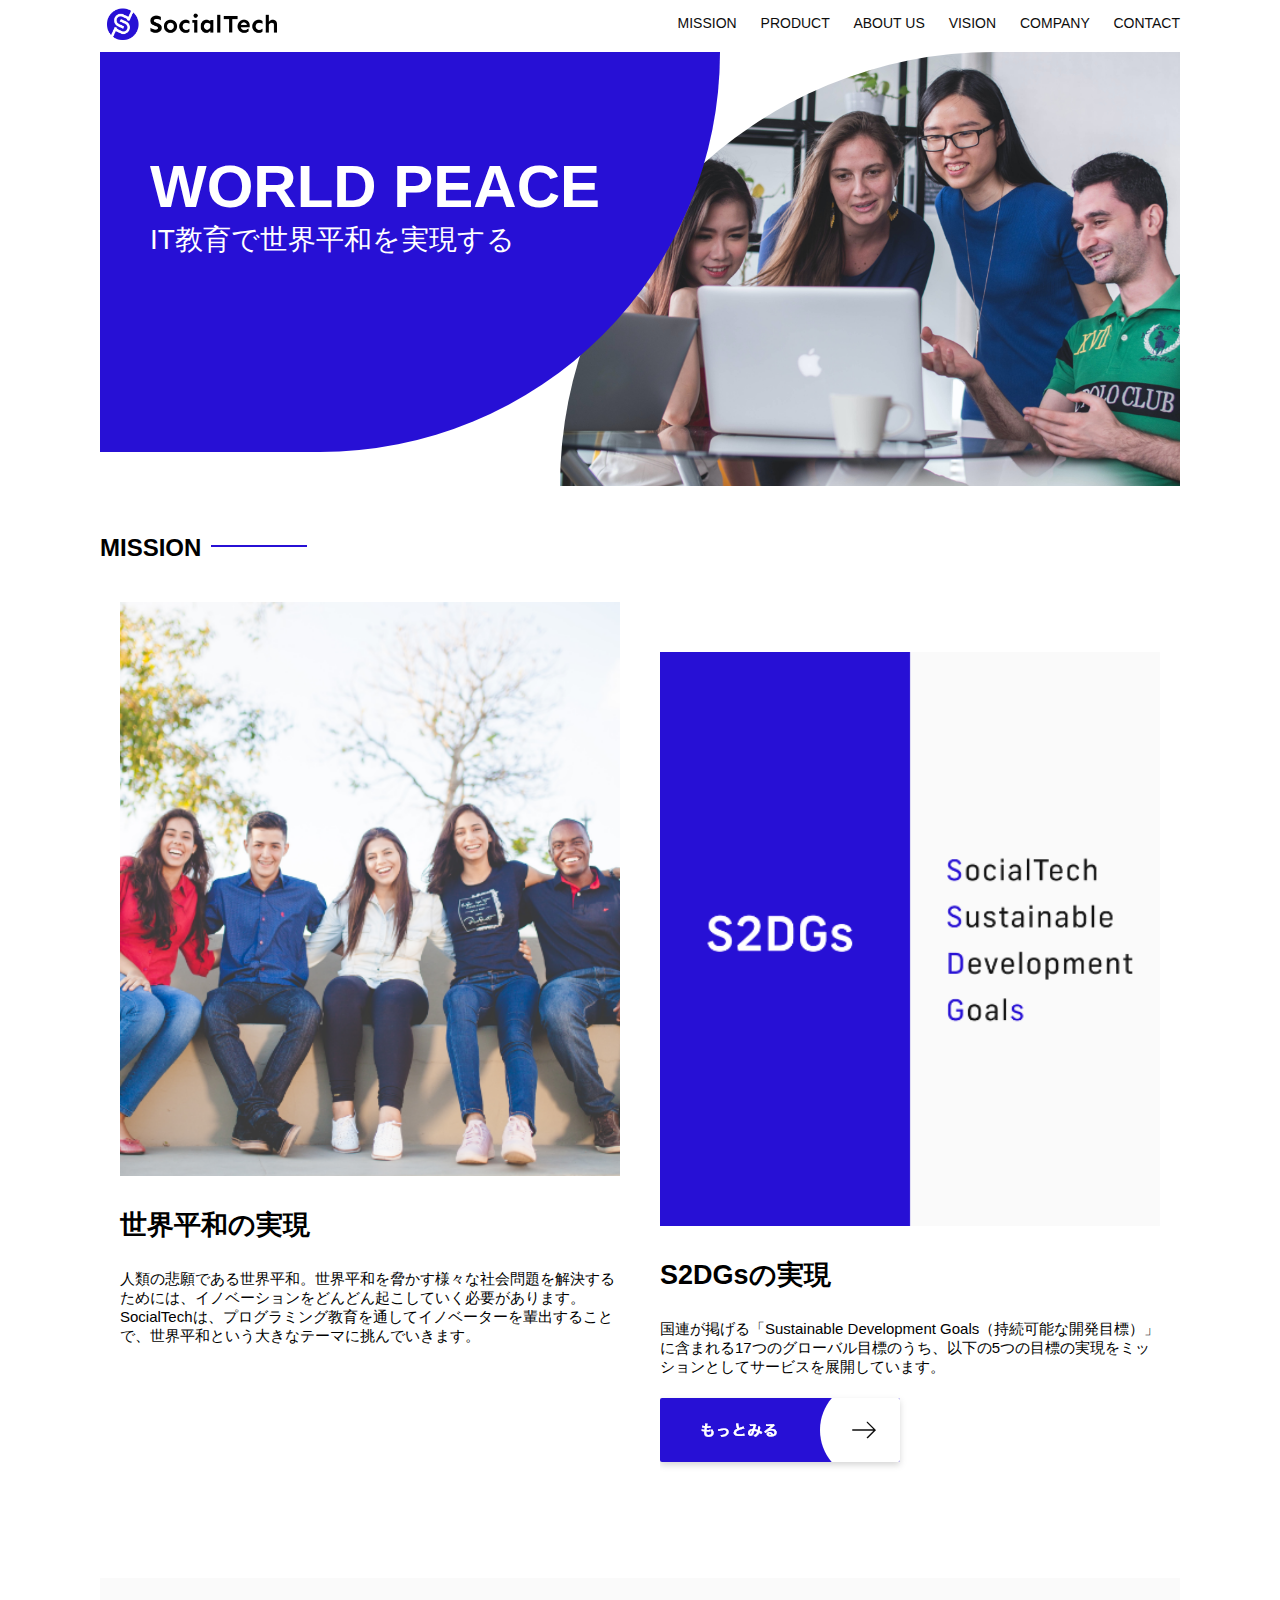
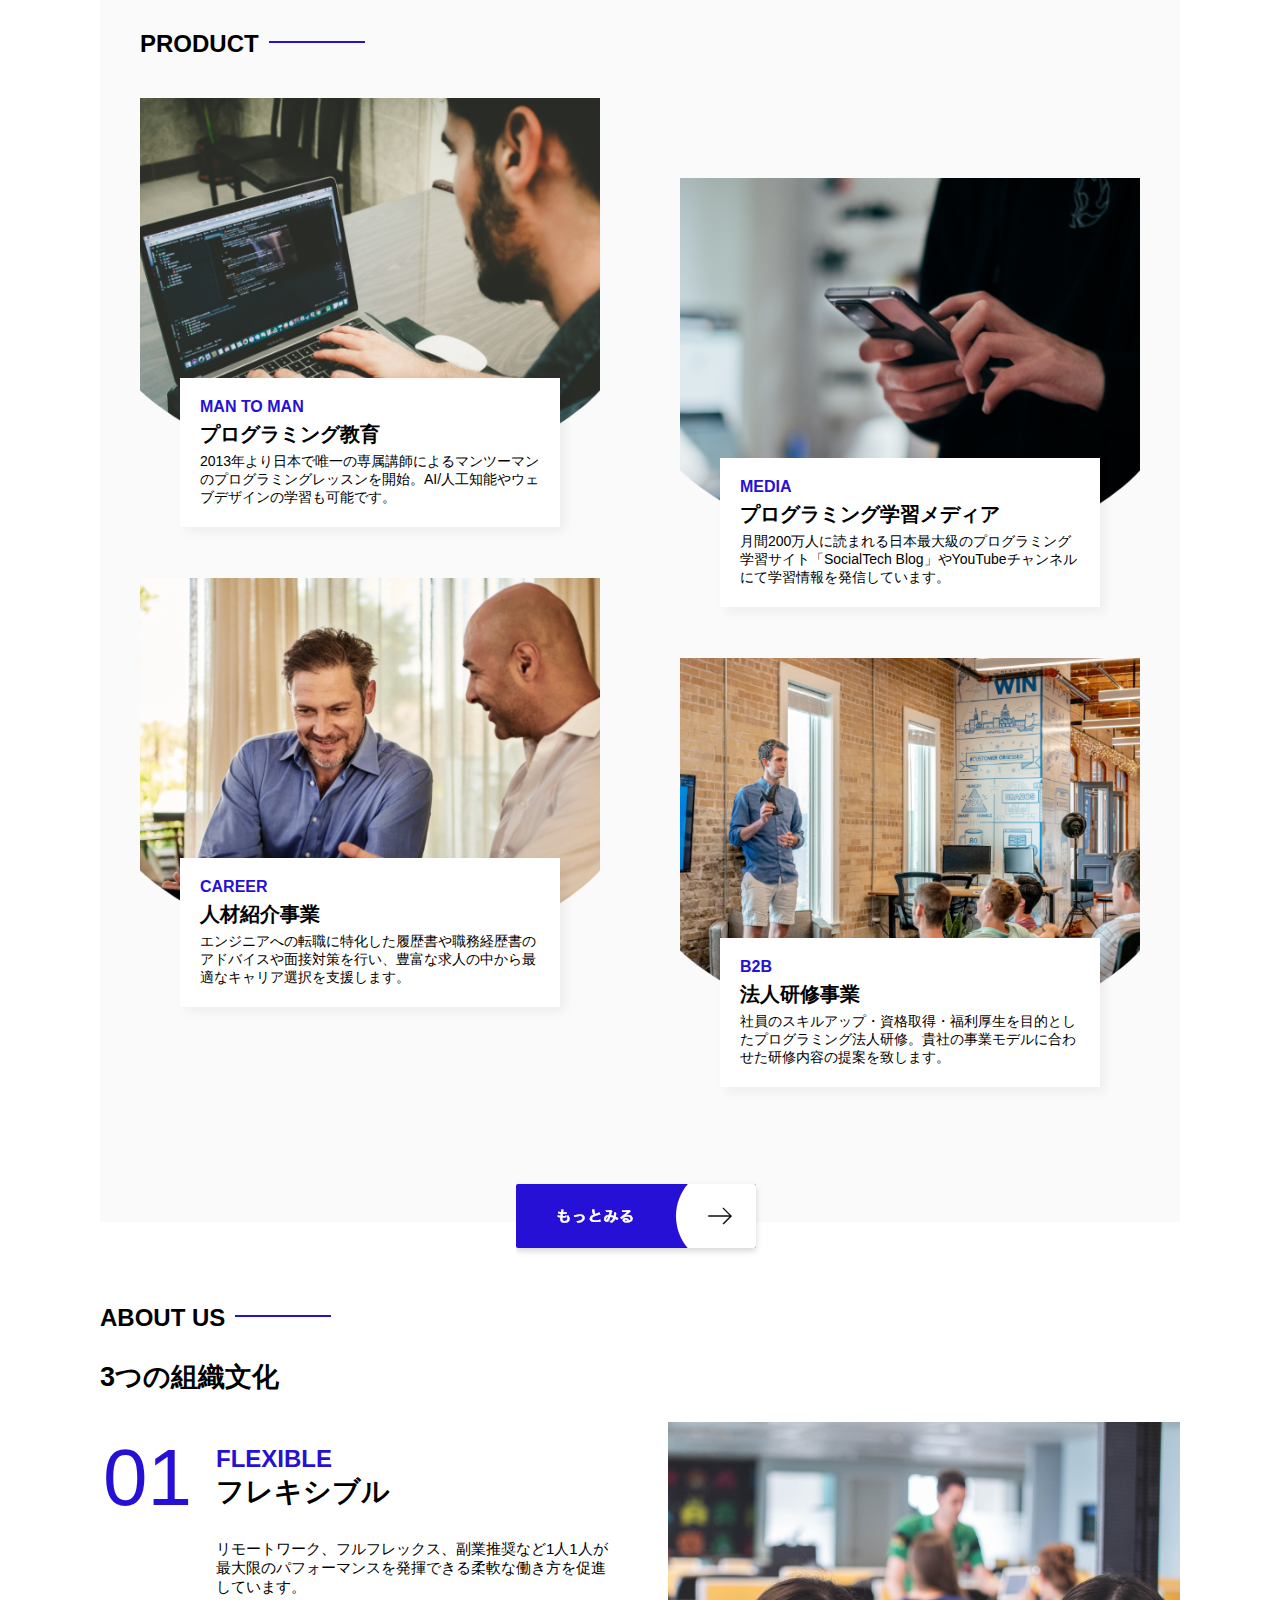
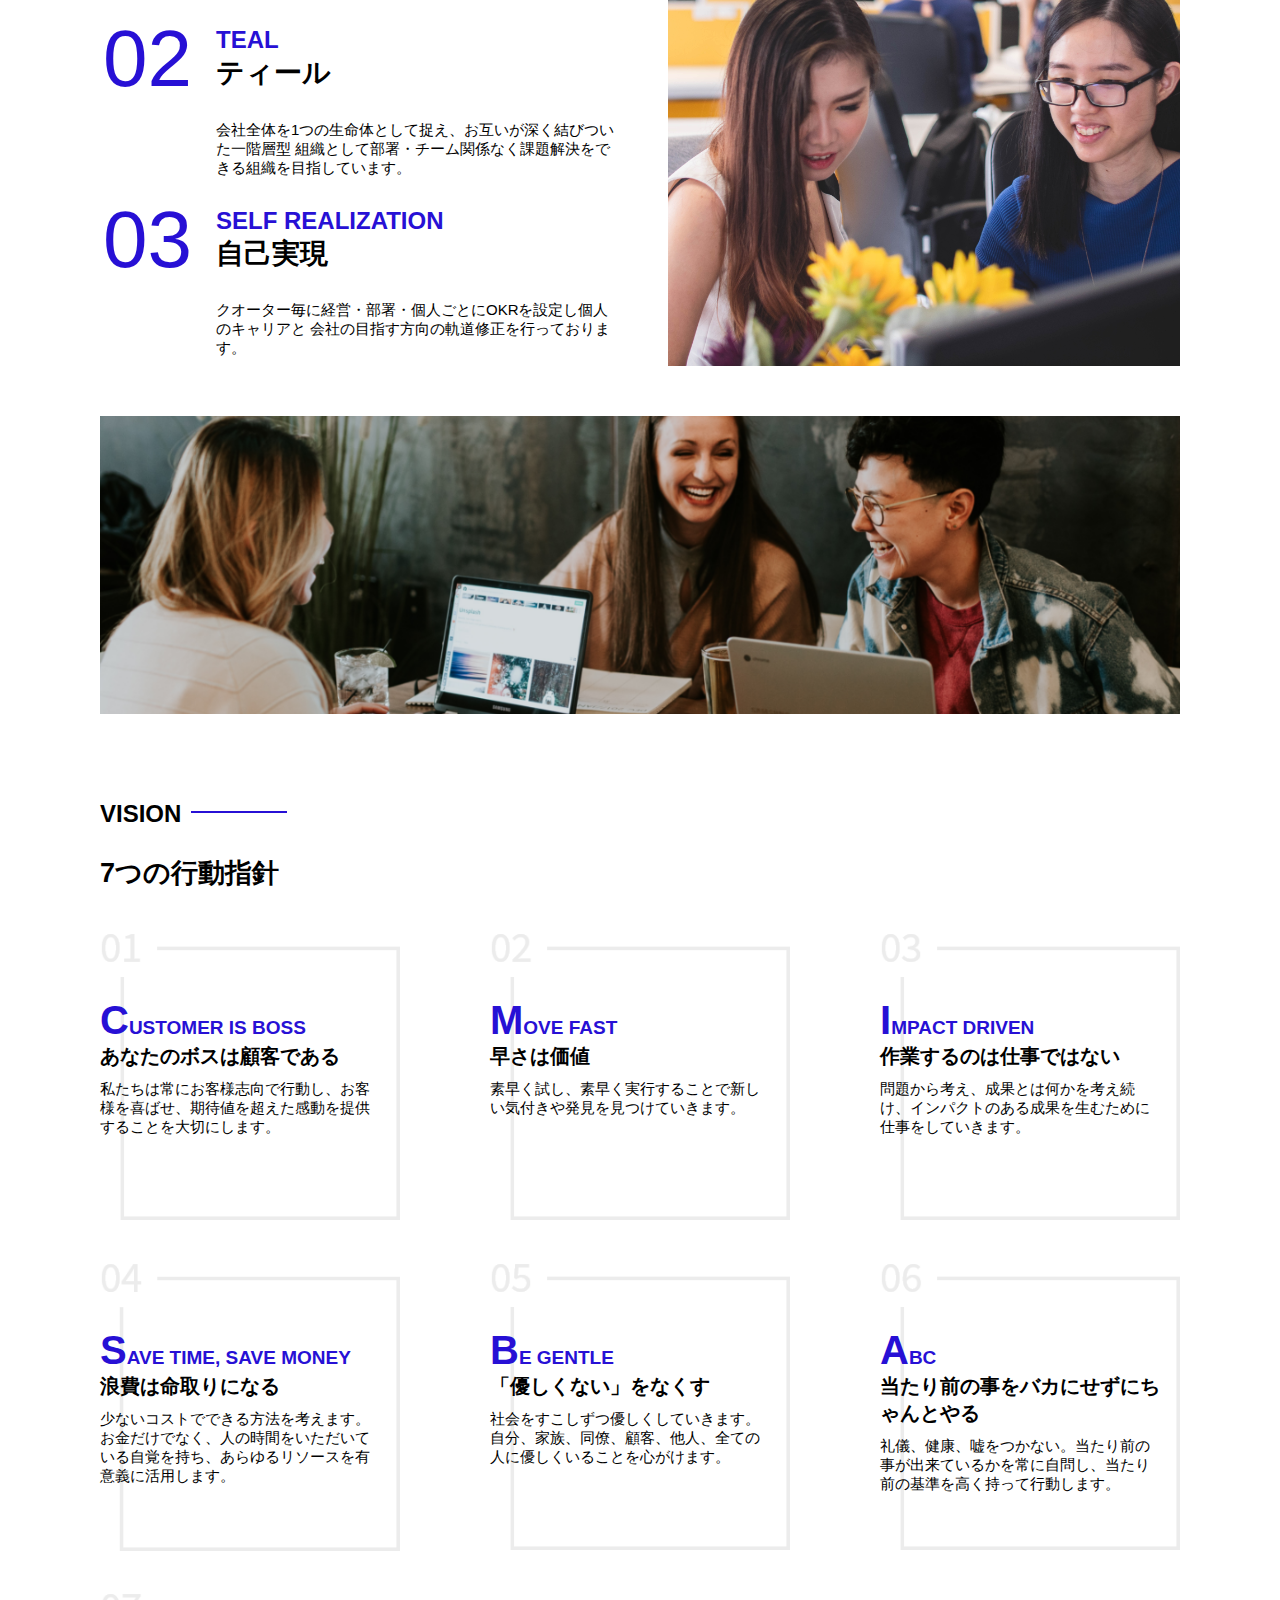
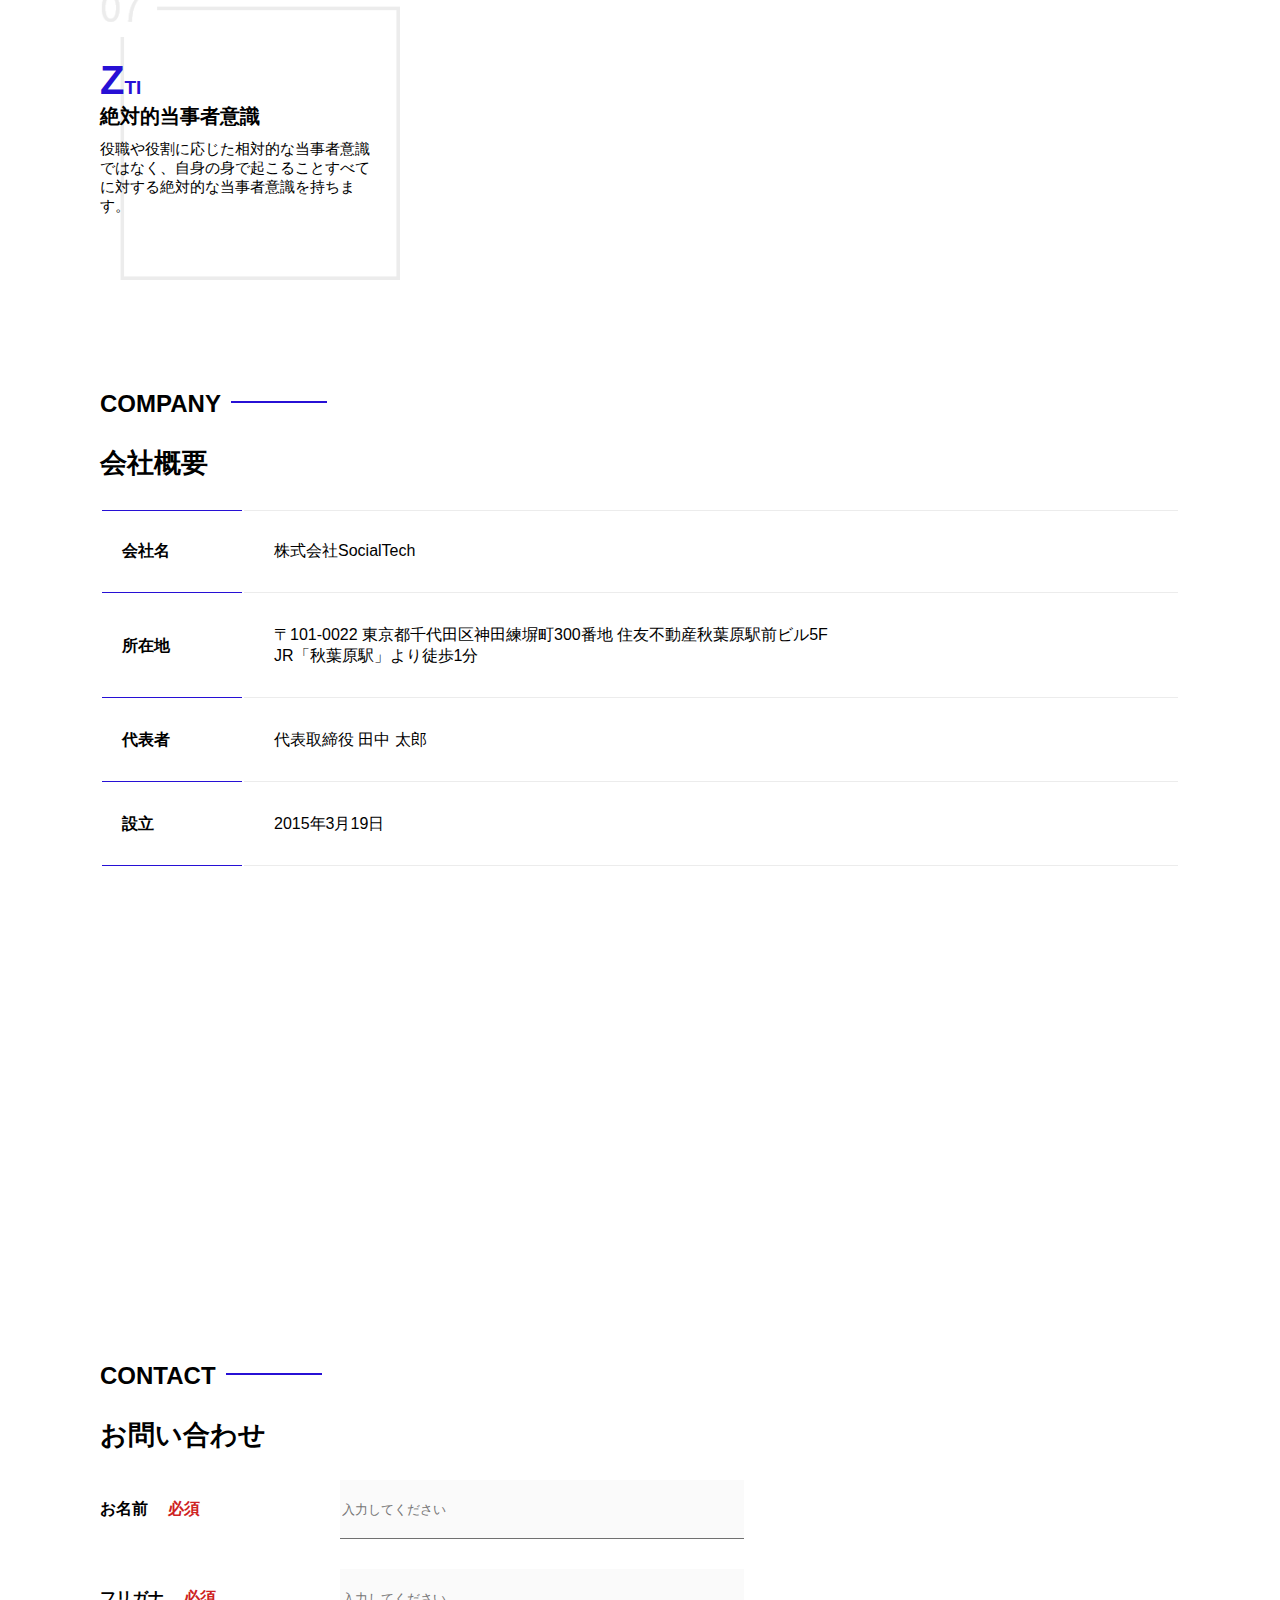
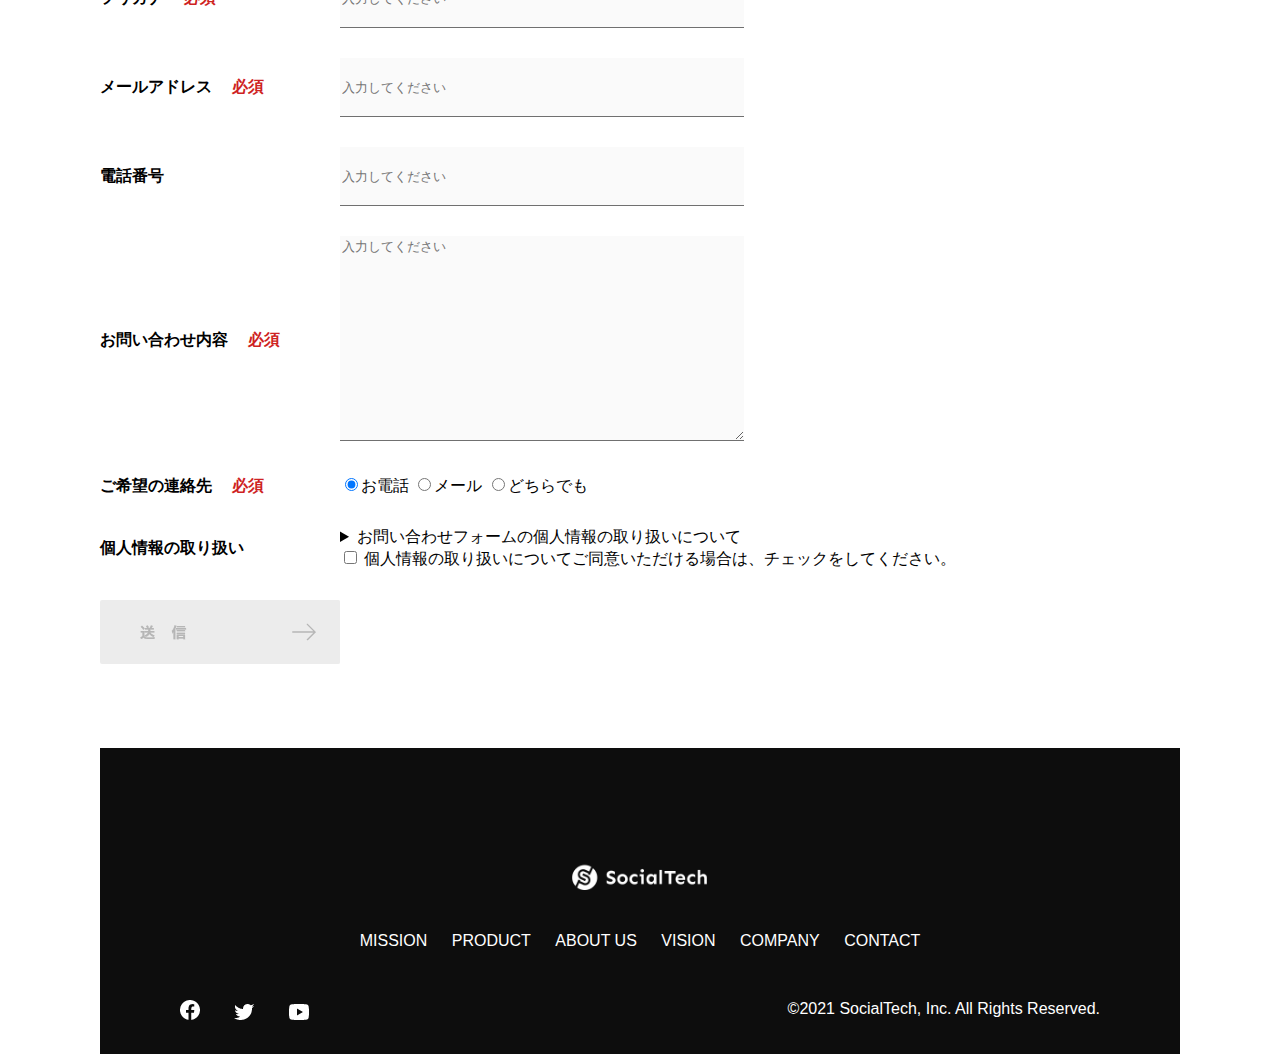
<file: index.html>
<!DOCTYPE html>
<html>
  <head>
    <title>SocialTech</title>
    <meta charset="utf-8" />
    <meta
      name="description"
      content="SocialTechはEdTech業界のリーディングカンパニーを目指します。"
    />
    <meta name="viewport" content="width=device-width, initial-scale=1.0" />
    <link rel="stylesheet" href="style.css" />

    <!-- Twitterカード -->
    <meta name="twitter:card" content="summary" />
    <meta name="twitter:site" content="@aturah_A" />
    <meta
      property="og:url"
      content="https://kiyomizuf.github.io/kadai_tutorial_output/"
    />
    <meta property="og:title" content="SocialTech" />
    <meta
      property="og:description"
      content="SocialTechはEdTech業界のリーディングカンパニーを目指します。"
    />
    <meta
      property="og:image"
      content="https://kiyomizuf.github.io/kadai_tutorial_output/images/logo.png"
    />
  </head>

  <body>
    <!-- ヘッダー -->
    <header>
      <!-- ロゴ -->
      <a href="index.html" id="logo">
        <img src="images/logo.png" alt="トップページに戻る" />
      </a>

      <!-- PC用ナビゲーション -->
      <nav id="nav-pc">
        <a href="mission.html">MISSION</a>
        <a href="product.html">PRODUCT</a>
        <a href="index.html#aboutus">ABOUT US</a>
        <a href="index.html#vision">VISION</a>
        <a href="index.html#company">COMPANY</a>
        <a href="index.html#contact">CONTACT</a>
      </nav>
      <!-- スマホ用メニューボタン -->
      <img
        id="menu-sp"
        src="images/button-menu.png"
        alt="ナビゲーションを開く"
        onclick="document.getElementById('nav-sp').style.display = 'block'"
      />

      <!-- スマホ用ナビゲーション -->
      <nav id="nav-sp">
        <img
          id="close"
          src="images/button-close.png"
          alt="ナビゲーションを閉じる"
          onclick="document.getElementById('nav-sp').style.display = 'none'"
        />
        <a
          id="logo-sp"
          href="index.html"
          onclick="document.getElementById('nav-sp').style.display = 'none'"
        >
          <img src="images/logo-sp.png" alt="トップページに戻る" />
        </a>
        <a
          class="menu"
          href="mission.html"
          onclick="document.getElementById('nav-sp').style.display = 'none'"
          >MISSION</a
        >
        <a
          class="menu"
          href="product.html"
          onclick="document.getElementById('nav-sp').style.display = 'none'"
          >PRODUCT</a
        >
        <a
          class="menu"
          href="index.html#aboutus"
          onclick="document.getElementById('nav-sp').style.display = 'none'"
          >ABOUT US</a
        >
        <a
          class="menu"
          href="index.html#vision"
          onclick="document.getElementById('nav-sp').style.display = 'none'"
          >VISION</a
        >
        <a
          class="menu"
          href="index.html#company"
          onclick="document.getElementById('nav-sp').style.display = 'none'"
          >COMPANY</a
        >
        <a
          class="menu"
          href="index.html#contact"
          onclick="document.getElementById('nav-sp').style.display = 'none'"
          >CONTACT</a
        >
        <div id="sns">
          <a href="https://www.facebook.com/sejuku2013">
            <img src="images/button-facebook.png" alt="Facebookのリンク" />
          </a>
          <a href="https://twitter.com/samuraijuku">
            <img src="images/button-twitter.png" alt="Twitterのリンク" />
          </a>
          <a href="https://www.youtube.com/channel/UCCFOQO5aDK0xXam4cUQXT8g">
            <img src="images/button-youtube.png" alt="YouTubeのリンク" />
          </a>
        </div>
      </nav>
    </header>
    <main>
      <article>
        <!-- メインビジュアル -->
        <section id="main-visual">
          <div id="main-message">
            <h1>WORLD PEACE</h1>
            <p>IT教育で世界平和を実現する</p>
          </div>
          <img
            src="images/index/index-main.png"
            alt="PCの周りに集まる多国籍の仲間たち"
          />
        </section>

        <!-- ミッション -->
        <section id="mission">
          <h2 class="index-h2">MISSION</h2>
          <div id="mission-flex">
            <div>
              <img
                id="mission-photo"
                src="images/index/index-mission.png"
                alt="屋外のベンチで写真を撮影する多国籍の仲間たち"
              />
              <h3>世界平和の実現</h3>
              <p>
                人類の悲願である世界平和。世界平和を脅かす様々な社会問題を解決するためには、イノベーションをどんどん起こしていく必要があります。SocialTechは、プログラミング教育を通してイノベーターを輩出することで、世界平和という大きなテーマに挑んでいきます。
              </p>
            </div>
            <div>
              <img id="s2dgs" src="images/index/s2dgs.png" alt="S2DGs" />
              <h3>S2DGsの実現</h3>
              <p>
                国連が掲げる「Sustainable Development
                Goals（持続可能な開発目標）」に含まれる17つのグローバル目標のうち、以下の5つの目標の実現をミッションとしてサービスを展開しています。
              </p>
              <a href="mission.html">
                <img src="images/button-more.png" alt="もっとみる" />
              </a>
            </div>
          </div>
        </section>

        <!-- プロダクト -->
        <section id="product">
          <h2 class="index-h2">PRODUCT</h2>
          <div>
            <div id="product-left">
              <div>
                <img
                  class="product-photo"
                  src="images/index/index-mantoman.png"
                  alt="PCでコードを書く男性"
                />
                <div class="product-explain">
                  <span>MAN TO MAN</span>
                  <h3>プログラミング教育</h3>
                  <p>
                    2013年より日本で唯一の専属講師によるマンツーマンのプログラミングレッスンを開始。AI/人工知能やウェブデザインの学習も可能です。
                  </p>
                </div>
              </div>
              <div>
                <img
                  class="product-photo"
                  src="images/index/index-career.png"
                  alt="笑顔で話し合う2人の男性"
                />
                <div class="product-explain">
                  <span>CAREER</span>
                  <h3>人材紹介事業</h3>
                  <p>
                    エンジニアへの転職に特化した履歴書や職務経歴書のアドバイスや面接対策を行い、豊富な求人の中から最適なキャリア選択を支援します。
                  </p>
                </div>
              </div>
            </div>
            <div id="product-right">
              <div>
                <img
                  class="product-photo"
                  src="images/index/index-media.png"
                  alt="スマートフォンを操作する人"
                />
                <div class="product-explain">
                  <span>MEDIA</span>
                  <h3>プログラミング学習メディア</h3>
                  <p>
                    月間200万人に読まれる日本最大級のプログラミング学習サイト「SocialTech
                    Blog」やYouTubeチャンネルにて学習情報を発信しています。
                  </p>
                </div>
              </div>
              <div>
                <img
                  class="product-photo"
                  src="images/index/index-b2b.png"
                  alt="講演中の男性とそれを聴く人々"
                />
                <div class="product-explain">
                  <span>B2B</span>
                  <h3>法人研修事業</h3>
                  <p>
                    社員のスキルアップ・資格取得・福利厚生を目的としたプログラミング法人研修。貴社の事業モデルに合わせた研修内容の提案を致します。
                  </p>
                </div>
              </div>
            </div>
          </div>
          <div>
            <a id="product-more" href="product.html">
              <img src="images/button-more.png" alt="もっとみる" />
            </a>
          </div>
        </section>

        <!-- ABOUT US -->
        <section id="aboutus">
          <h2 class="index-h2">ABOUT US</h2>
          <h3>3つの組織文化</h3>
          <div>
            <table class="culture-table">
              <tr>
                <td>
                  <span class="culture-num">01</span>
                </td>
                <td>
                  <span class="culture-en">FLEXIBLE</span>
                  <span class="culture-jp">フレキシブル</span>
                </td>
              </tr>
              <tr>
                <td>
                  <!-- 空のセル -->
                </td>
                <td>
                  <p class="culture-description">
                    リモートワーク、フルフレックス、副業推奨など1人1人が最大限のパフォーマンスを発揮できる柔軟な働き方を促進しています。
                  </p>
                </td>
              </tr>
              <tr>
                <td>
                  <span class="culture-num">02</span>
                </td>
                <td>
                  <span class="culture-en">TEAL</span>
                  <span class="culture-jp">ティール</span>
                </td>
              </tr>
              <tr>
                <td>
                  <!-- 空のセル -->
                </td>
                <td>
                  <p class="culture-description">
                    会社全体を1つの生命体として捉え、お互いが深く結びついた一階層型
                    組織として部署・チーム関係なく課題解決をできる組織を目指しています。
                  </p>
                </td>
              </tr>
              <tr>
                <td><span class="culture-num">03</span></td>
                <td>
                  <span class="culture-en">SELF REALIZATION</span>
                  <span class="culture-jp">自己実現</span>
                </td>
              </tr>
              <tr>
                <td>
                  <!-- 空のセル -->
                </td>
                <td>
                  <p class="culture-description">
                    クオーター毎に経営・部署・個人ごとにOKRを設定し個人のキャリアと
                    会社の目指す方向の軌道修正を行っております。
                  </p>
                </td>
              </tr>
            </table>
            <img
              class="culture-img"
              src="images/index/index-aboutus1.png"
              alt="笑顔で話し合う2人の女性"
            />
          </div>
          <img
            class="culture-img2"
            src="images/index/index-aboutus2.png"
            alt="笑顔で話し合う3人の男女"
          />
        </section>

        <section id="vision">
          <h2 class="index-h2">VISION</h2>
          <h3>7つの行動指針</h3>
          <div>
            <div class="vision-box">
              <img src="images/index/vision-01.png" alt="01" />
              <span>
                <h4>CUSTOMER IS BOSS</h4>
                <h5>あなたのボスは顧客である</h5>
                <p>
                  私たちは常にお客様志向で行動し、お客様を喜ばせ、期待値を超えた感動を提供することを大切にします。
                </p>
              </span>
            </div>
            <div class="vision-box">
              <img src="images/index/vision-02.png" alt="02" />
              <span>
                <h4>MOVE FAST</h4>
                <h5>早さは価値</h5>
                <p>
                  素早く試し、素早く実行することで新しい気付きや発見を見つけていきます。
                </p>
              </span>
            </div>
            <div class="vision-box">
              <img src="images/index/vision-03.png" alt="03" />
              <span>
                <h4>IMPACT DRIVEN</h4>
                <h5>作業するのは仕事ではない</h5>
                <p>
                  問題から考え、成果とは何かを考え続け、インパクトのある成果を生むために仕事をしていきます。
                </p>
              </span>
            </div>
            <div class="vision-box">
              <img src="images/index/vision-04.png" alt="04" />
              <span>
                <h4>SAVE TIME, SAVE MONEY</h4>
                <h5>浪費は命取りになる</h5>
                <p>
                  少ないコストでできる方法を考えます。お金だけでなく、人の時間をいただいている自覚を持ち、あらゆるリソースを有意義に活用します。
                </p>
              </span>
            </div>
            <div class="vision-box">
              <img src="images/index/vision-05.png" alt="05" />
              <span>
                <h4>BE GENTLE</h4>
                <h5>「優しくない」をなくす</h5>
                <p>
                  社会をすこしずつ優しくしていきます。自分、家族、同僚、顧客、他人、全ての人に優しくいることを心がけます。
                </p>
              </span>
            </div>
            <div class="vision-box">
              <img src="images/index/vision-06.png" alt="06" />
              <span>
                <h4>ABC</h4>
                <h5>当たり前の事をバカにせずにちゃんとやる</h5>
                <p>
                  礼儀、健康、嘘をつかない。当たり前の事が出来ているかを常に自問し、当たり前の基準を高く持って行動します。
                </p>
              </span>
            </div>
            <div class="vision-box">
              <img src="images/index/vision-07.png" alt="07" />
              <span>
                <h4>ZTI</h4>
                <h5>絶対的当事者意識</h5>
                <p>
                  役職や役割に応じた相対的な当事者意識ではなく、自身の身で起こることすべてに対する絶対的な当事者意識を持ちます。
                </p>
              </span>
            </div>
          </div>
        </section>

        <section id="company">
          <h2 class="index-h2">COMPANY</h2>
          <h3>会社概要</h3>
          <table id="company-table">
            <tr>
              <th class="tableheader-first">会社名</th>
              <td class="cell-first">株式会社SocialTech</td>
            </tr>
            <tr>
              <th class="tableheader">所在地</th>
              <td class="cell">
                〒101-0022 東京都千代田区神田練塀町300番地
                住友不動産秋葉原駅前ビル5F<br />JR「秋葉原駅」より徒歩1分
              </td>
            </tr>
            <tr>
              <th class="tableheader">代表者</th>
              <td class="cell">代表取締役 田中 太郎</td>
            </tr>
            <tr>
              <th class="tableheader">設立</th>
              <td class="cell">2015年3月19日</td>
            </tr>
          </table>
          <iframe
            src="https://www.google.com/maps/embed?pb=!1m18!1m12!1m3!1d3240.0688551336793!2d139.77207767644265!3d35.69992317258126!2m3!1f0!2f0!3f0!3m2!1i1024!2i768!4f13.1!3m3!1m2!1s0x60188fee13660e23%3A0x77137876edf742ac!2z5L2P5Y-L5LiN5YuV55Sj56eL6JGJ5Y6f6aeF5YmN44OT44Or!5e0!3m2!1sja!2sjp!4v1718765174541!5m2!1sja!2sjp"
            width="600"
            height="450"
            style="border: 0"
            allowfullscreen=""
            loading="lazy"
            referrerpolicy="no-referrer-when-downgrade"
          ></iframe>
        </section>

        <section id="contact">
          <h2 class="index-h2">CONTACT</h2>
          <h3>お問い合わせ</h3>
          <form>
            <div>
              <div class="contact-heading">
                <label class="contact-label"
                  >お名前<span class="contact-span">必須</span></label
                >
              </div>
              <div>
                <input
                  type="text"
                  name="name"
                  placeholder="入力してください"
                  class="contact-textbox"
                />
              </div>
            </div>
            <div>
              <div class="contact-heading">
                <label class="contact-label"
                  >フリガナ<span class="contact-span">必須</span></label
                >
              </div>
              <div>
                <input
                  type="text"
                  name="hurigana"
                  placeholder="入力してください"
                  class="contact-textbox"
                />
              </div>
            </div>
            <div>
              <div class="contact-heading">
                <label class="contact-label"
                  >メールアドレス<span class="contact-span">必須</span></label
                >
              </div>
              <div>
                <input
                  type="text"
                  name="email"
                  placeholder="入力してください"
                  class="contact-textbox"
                />
              </div>
            </div>
            <div>
              <div class="contact-heading">
                <label class="contact-label">電話番号</label>
              </div>
              <div>
                <input
                  type="text"
                  name="tel"
                  placeholder="入力してください"
                  class="contact-textbox"
                />
              </div>
            </div>
            <div>
              <div class="contact-heading">
                <label class="contact-label"
                  >お問い合わせ内容<span class="contact-span">必須</span></label
                >
              </div>
              <div>
                <textarea
                  class="contact-textarea"
                  placeholder="入力してください"
                  name="message"
                ></textarea>
              </div>
            </div>
            <div>
              <div class="contact-heading">
                <label class="contact-label"
                  >ご希望の連絡先<span class="contact-span">必須</span></label
                >
              </div>
              <div>
                <input
                  class="radiobutton"
                  type="radio"
                  value="tel"
                  name="contact"
                  checked
                /><label>お電話</label>
                <input
                  class="radiobutton"
                  type="radio"
                  value="mail"
                  name="contact"
                /><label>メール</label>
                <input
                  class="radiobutton"
                  type="radio"
                  value="both"
                  name="contact"
                /><label>どちらでも</label>
              </div>
            </div>
            <div>
              <div class="contact-heading">
                <label class="contact-label">個人情報の取り扱い</label>
              </div>
              <div>
                <details>
                  <summary>
                    お問い合わせフォームの個人情報の取り扱いについて
                  </summary>
                  <div>
                    <span>１．組織の名称又は氏名</span><br />
                    株式会社SocialTech<br /><br />
                    <span
                      >２．個人情報保護管理者（若しくはその代理人）の氏名又は職名、所属及び連絡先
                      鈴木 一郎 コーポレート部</span
                    ><br />
                    メールアドレス：samurai@example.com<br />
                    TEL：03-1234-5678<br />
                    <span>３．個人情報の利用目的</span><br />
                    ・本サービス及び本サービスに関連する情報の提供又はそれらに関する連絡のため<br />
                    ・ユーザーの本人確認のため<br />
                    ・当社サービスのご案内のため<br />
                    ・当社の商品等の広告または宣伝（電子メールによるものを含むものとします。）<br /><br />
                    <span>４．個人情報の取り扱い業務の委託</span><br />
                    個人情報の取扱業務の全部または一部を外部に業務委託する場合があります。<br />
                    その際、弊社は、個人情報を適切に保護できる管理体制を敷き実行していることを条件として<br />
                    委託先を厳選したうえで、機密保持契約を委託先と締結し、お客様の個人情報を厳密に管理させます。<br /><br />
                    <span>５．個人情報の開示等の請求</span><br />
                    お客様は、弊社に対してご自身の個人情報の開示等（利用目的の通知、開示、内容の訂正・追加・削除、利用の停止または消去、第三者への提供の停止）に関して、当社問合わせ窓口に申し出ることができます。<br />
                    その際、弊社はお客様ご本人を確認させていただいたうえで、合理的な期間内に対応いたします。<br /><br />
                    なお、個人情報に関する弊社問合わせ先は、次の通りです。<br /><br />
                    株式会社SocialTech　個人情報問合せ窓口<br />
                    〒101-0022 東京都千代田区神田練塀町300番地
                    住友不動産秋葉原駅前ビル5F<br />
                    メールアドレス：samurai@example.com　TEL：03-1234-5678<br /><br />
                    <span>６．個人情報を提供されることの任意性について</span
                    ><br /><br />
                    お客様がご自身の個人情報を弊社に提供されるか否かは、お客様のご判断によりますが、もしご提供されない場合には、適切なサービスが提供できない場合がありますので予めご了承ください。
                  </div>
                </details>
                <input type="checkbox" name="agree" />
                <span
                  >個人情報の取り扱いについてご同意いただける場合は、チェックをしてください。</span
                >
              </div>
            </div>
            <input type="image" src="images/button-submit.png" alt="送信する" />
          </form>
        </section>
      </article>

      <footer>
        <div id="footer-logo">
          <img src="images/logo-sp.png" alt="SocialTech" />
        </div>
        <div id="footer-link">
          <a href="mission.html">MISSION</a>
          <a href="product.html">PRODUCT</a>
          <a href="index.html#aboutus">ABOUT US</a>
          <a href="index.html#vision">VISION</a>
          <a href="index.html#company">COMPANY</a>
          <a href="index.html#contact">CONTACT</a>
        </div>
        <div id="sns-footer">
          <a href="https://www.facebook.com/sejuku2013"
            ><img src="images/button-facebook.png" alt="Facebookのリンク"
          /></a>
          <a href="https://twitter.com/samuraijuku"
            ><img src="images/button-twitter.png" alt="Twitterのリンク"
          /></a>
          <a href="https://www.youtube.com/channel/UCCFOQO5aDK0xXam4cUQXT8g">
            <img src="images/button-youtube.png" alt="YouTubeのリンク" />
          </a>
          <span id="copyright"
            >&copy;2021 SocialTech, Inc. All Rights Reserved.</span
          >
        </div>
      </footer>
    </main>
  </body>
</html>
</file>
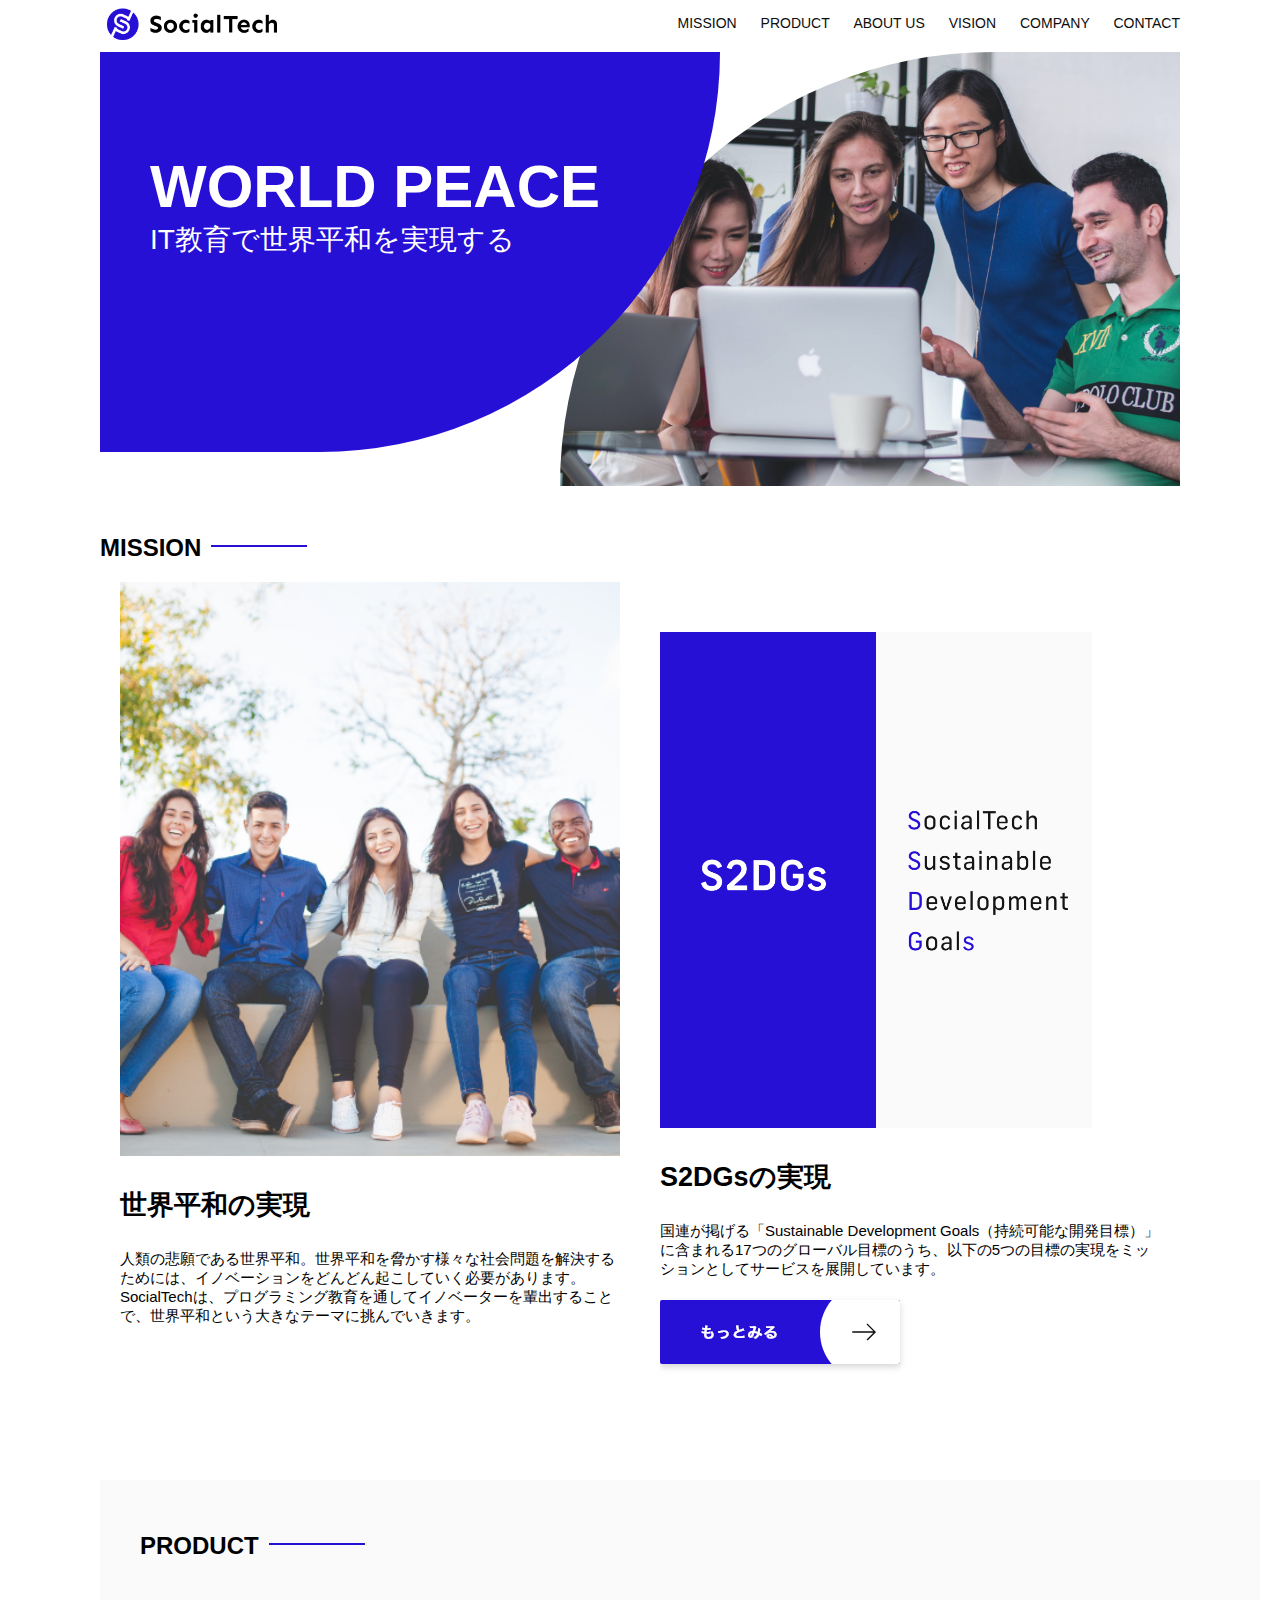
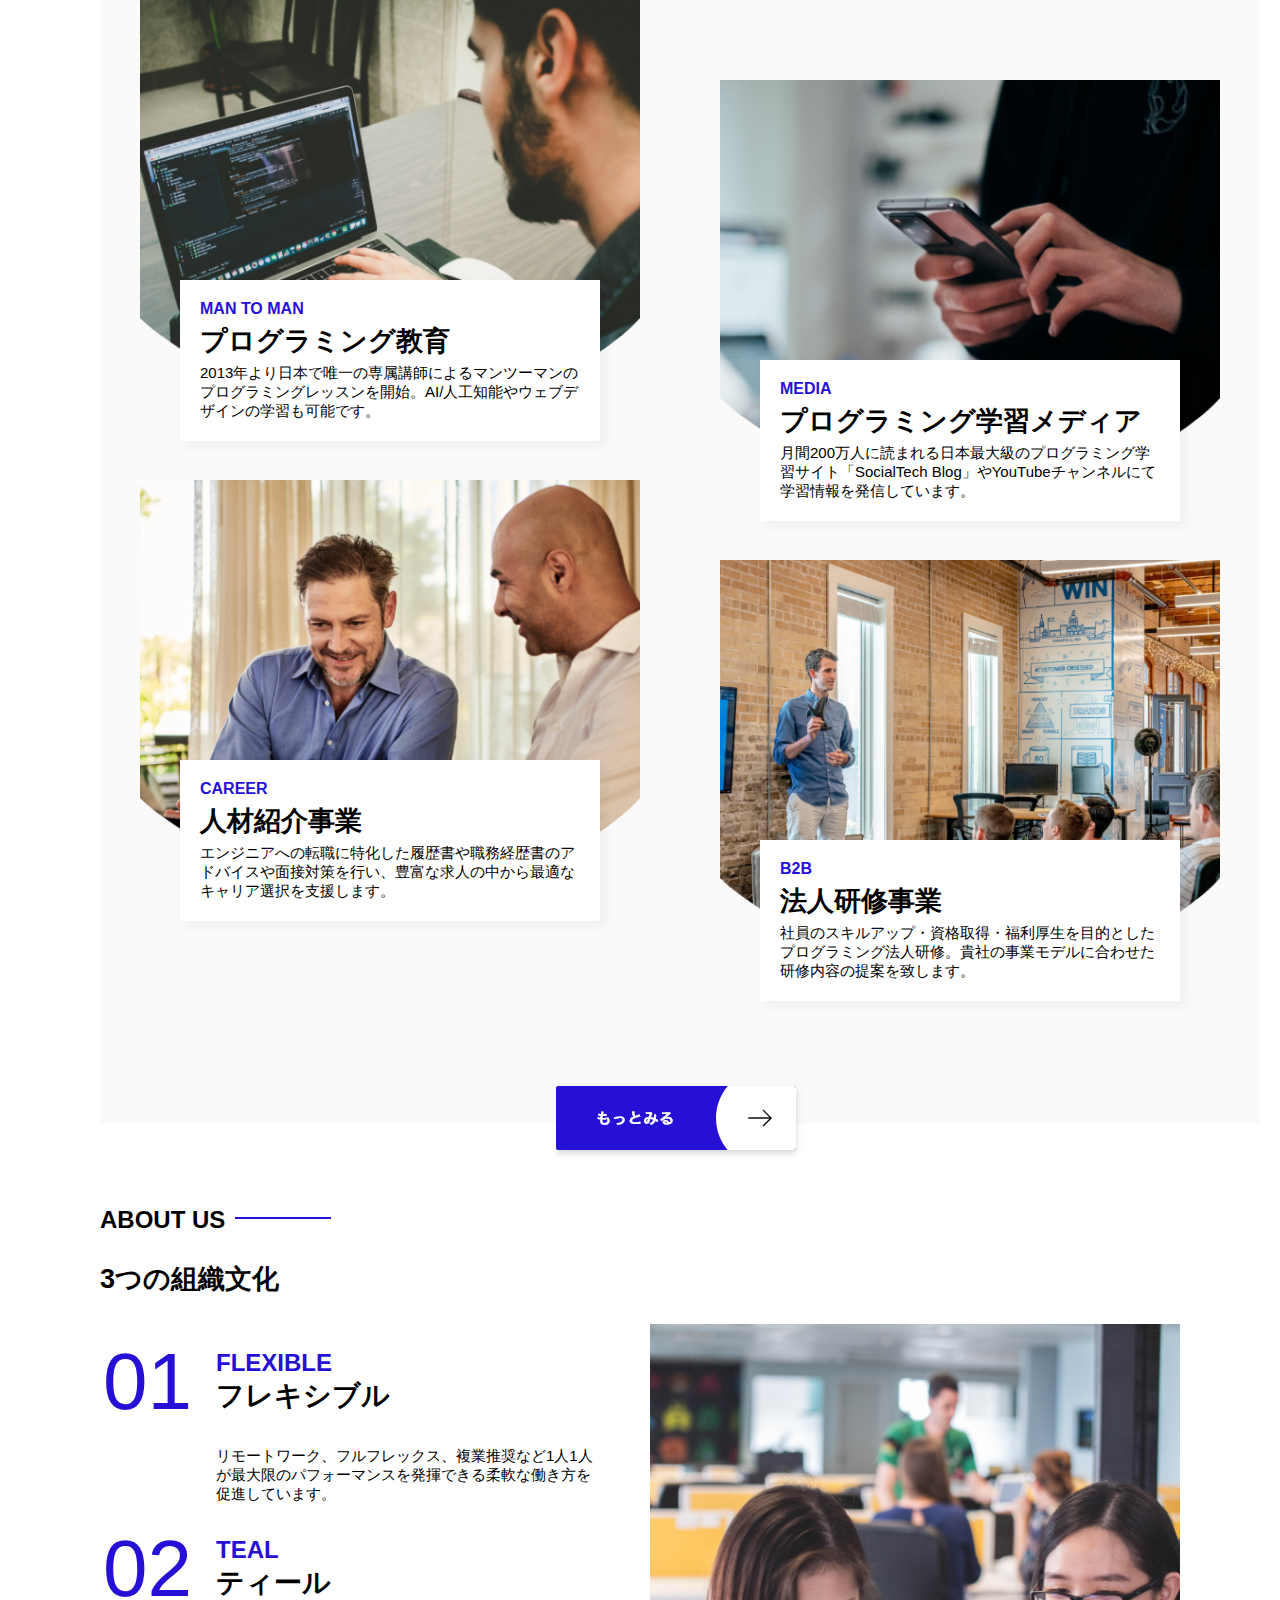
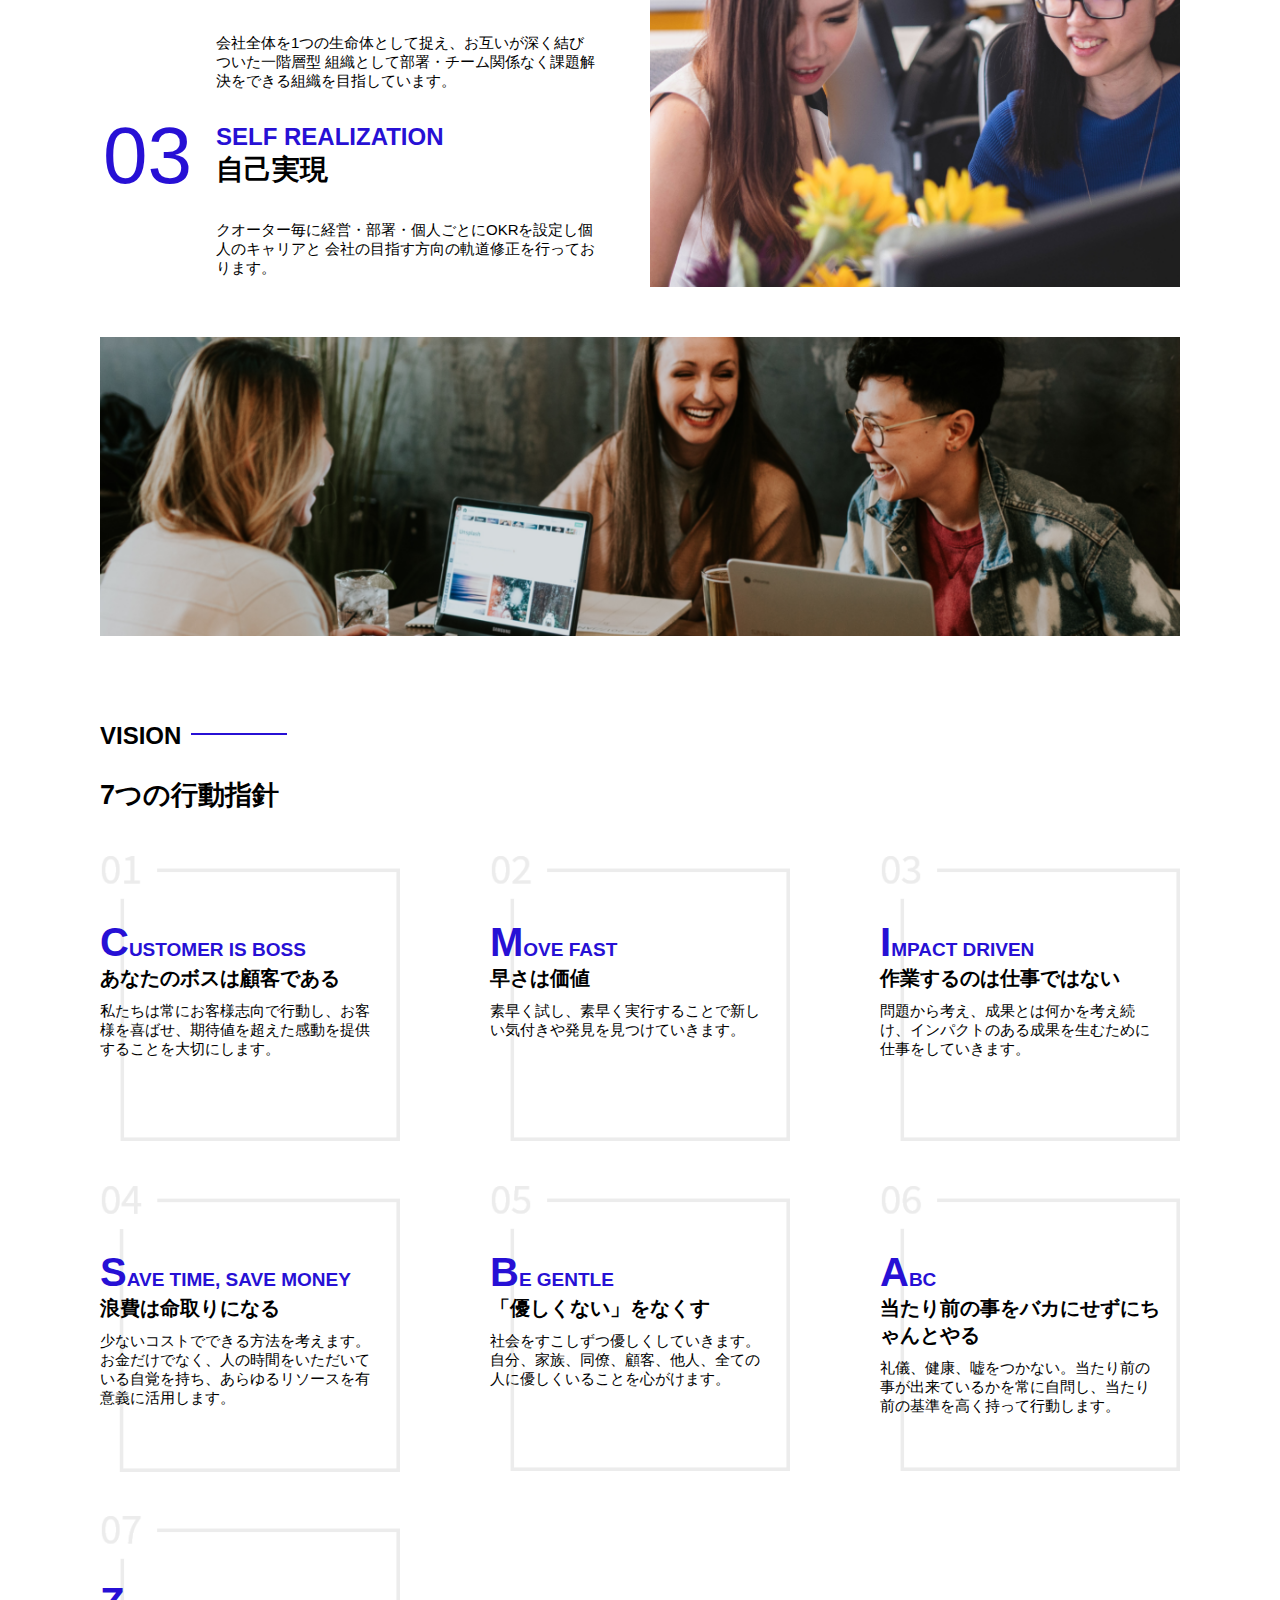
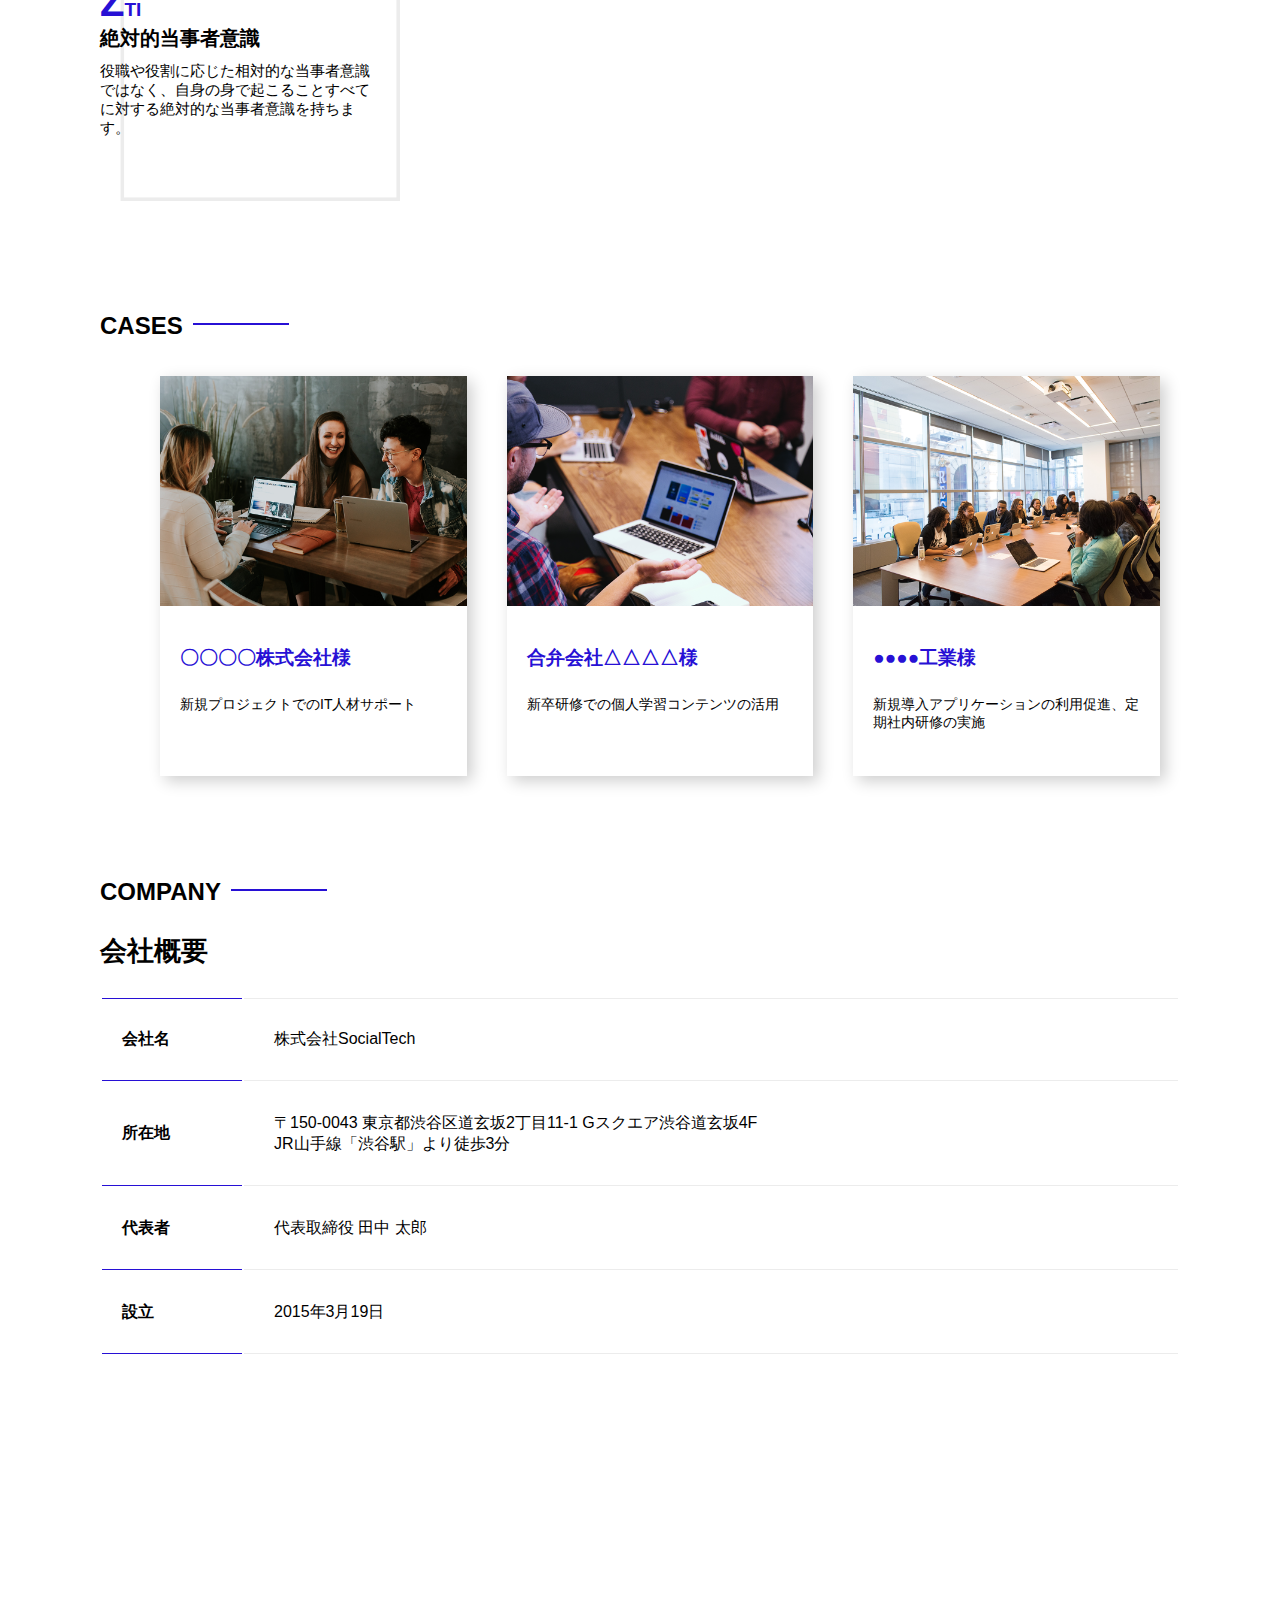
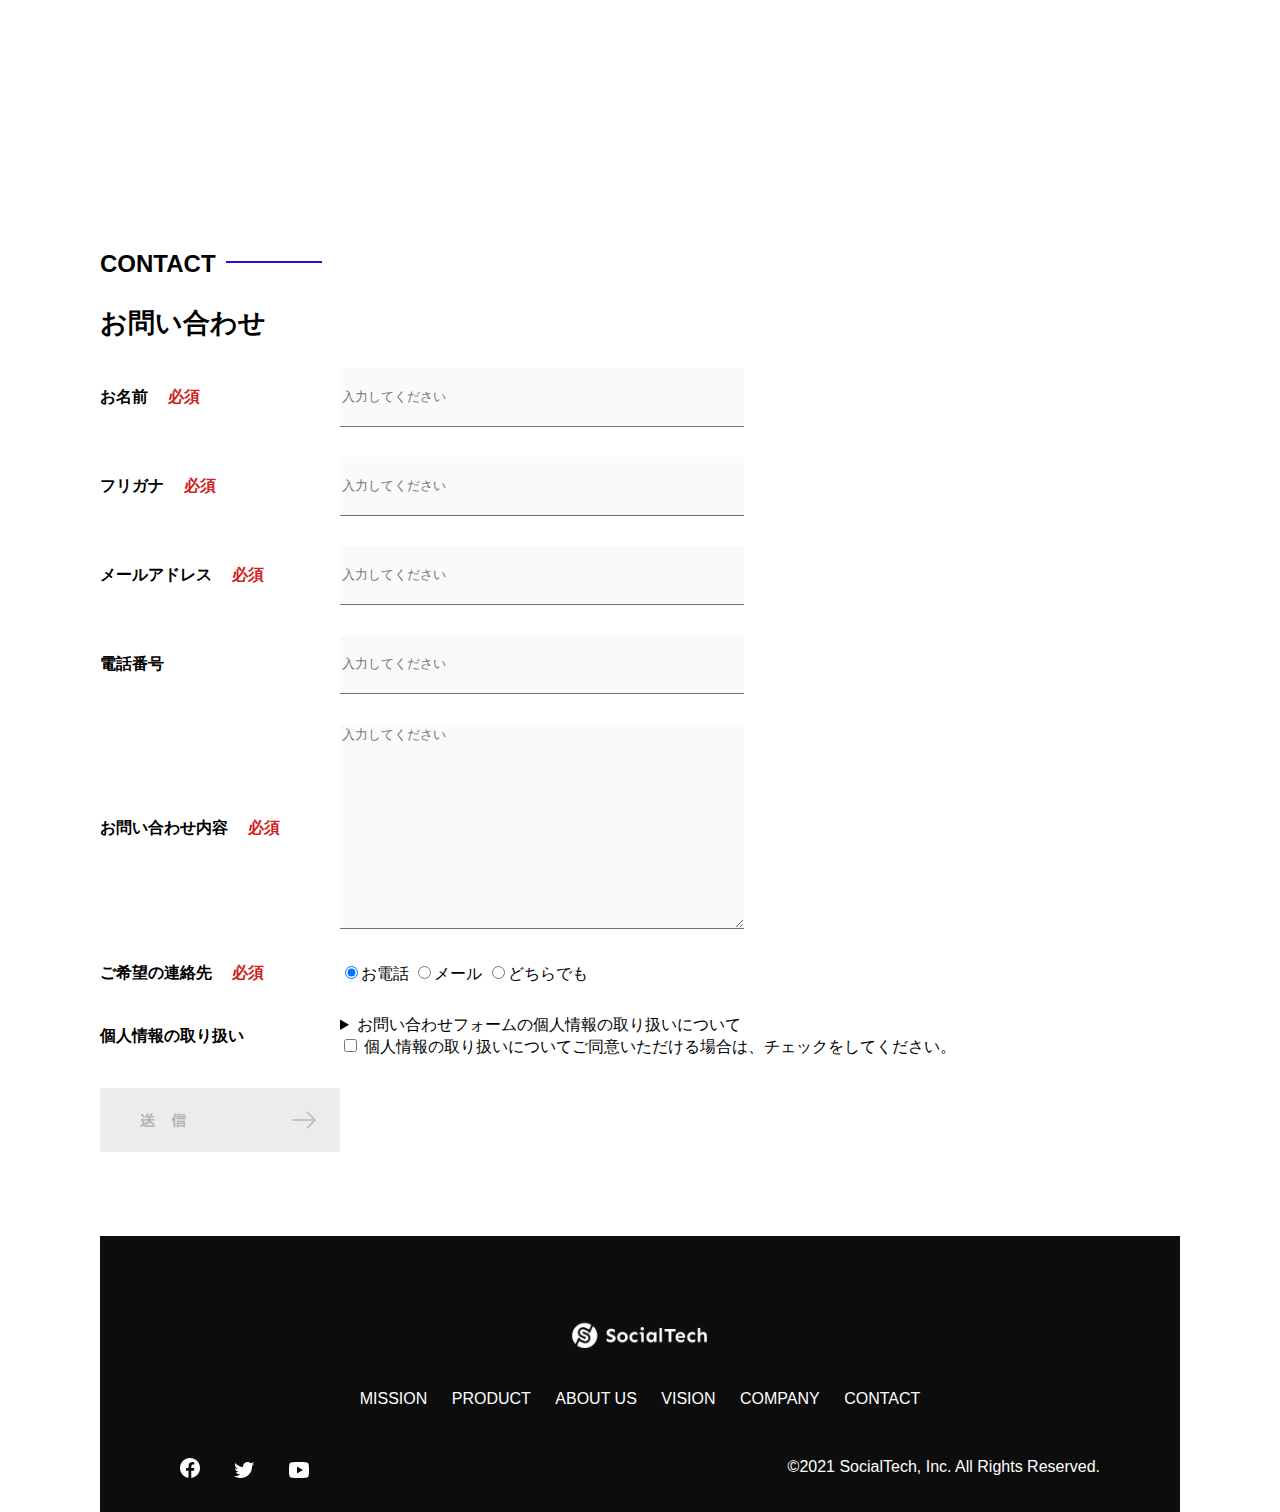
<file: kadai_012/index.html>
<!DOCTYPE html>
<html>
  <head>
    <title>SocialTech</title>
    <meta charset="UTF-8" />
    <meta
      name="description"
      content="SocialTechはEdTech業界のリーディングカンパニーを目指します。"
    />
    <meta name="viewport" content="width=device-width, initial-scale=1.0" />
    <link rel="stylesheet" href="style.css" />
  </head>
  <body>
    <!-- ヘッダー -->
    <header>
      <!-- ロゴ -->
      <a href="index.html" id="logo"
        ><img src="images/logo.png" alt="トップページに戻る"
      /></a>

      <!-- PC用ナビゲーション -->
      <nav id="nav-pc">
        <a href="mission.html">MISSION</a>
        <a href="product.html">PRODUCT</a>
        <a href="index.html#aboutus">ABOUT US</a>
        <a href="index.html#vision">VISION</a>
        <a href="index.html#company">COMPANY</a>
        <a href="index.html#contact">CONTACT</a>
      </nav>
    </header>
    <main>
      <article>
        <!-- メインビジュアル -->
        <section id="main-visual">
          <div id="main-message">
            <h1>WORLD PEACE</h1>
            <p>IT教育で世界平和を実現する</p>
          </div>
          <img
            src="images/index/index-main.png"
            alt="PCの周りに集まる多国籍の仲間たち"
          />
        </section>
        <!--ミッション-->
        <section id="mission">
          <h2 class="index-h2">MISSION</h2>
          <div id="mission-flex">
            <div>
              <img
                id="mission-photo"
                src="images/index/index-mission.png"
                alt="屋外のベンチで写真を撮影する多国籍の仲間たち"
              />
              <h3>世界平和の実現</h3>
              <p>
                人類の悲願である世界平和。世界平和を脅かす様々な社会問題を解決するためには、イノベーションをどんどん起こしていく必要があります。SocialTechは、プログラミング教育を通してイノベーターを輩出することで、世界平和という大きなテーマに挑んでいきます。
              </p>
            </div>
            <div>
              <img id="s2dgs" src="images/index/s2dgs.png" alt="S2DGs" />
              <h3>S2DGsの実現</h3>
              <p>
                国連が掲げる「Sustainable Development
                Goals（持続可能な開発目標）」に含まれる17つのグローバル目標のうち、以下の5つの目標の実現をミッションとしてサービスを展開しています。
              </p>
              <a href="mission.html">
                <img src="images/button-more.png" alt="もっとみる" />
              </a>
            </div>
          </div>
        </section>
        <!-- プロダクト -->
        <section id="product">
          <h2 class="index-h2">PRODUCT</h2>
          <div>
            <div id="product-left">
              <div>
                <img
                  class="product-photo"
                  src="images/index/index-mantoman.png"
                  alt="PCでコードを書く男性"
                />
                <div class="product-explain">
                  <span>MAN TO MAN</span>
                  <h3>プログラミング教育</h3>
                  <p>
                    2013年より日本で唯一の専属講師によるマンツーマンのプログラミングレッスンを開始。AI/人工知能やウェブデザインの学習も可能です。
                  </p>
                </div>
              </div>
              <div>
                <img
                  class="product-photo"
                  src="images/index/index-career.png"
                  alt="笑顔で話し合う2人の男性"
                />
                <div class="product-explain">
                  <span>CAREER</span>
                  <h3>人材紹介事業</h3>
                  <p>
                    エンジニアへの転職に特化した履歴書や職務経歴書のアドバイスや面接対策を行い、豊富な求人の中から最適なキャリア選択を支援します。
                  </p>
                </div>
              </div>
            </div>
            <div id="product-right">
              <div>
                <img
                  class="product-photo"
                  src="images/index/index-media.png"
                  alt="スマートフォンを操作する人"
                />
                <div class="product-explain">
                  <span>MEDIA</span>
                  <h3>プログラミング学習メディア</h3>
                  <p>
                    月間200万人に読まれる日本最大級のプログラミング学習サイト「SocialTech
                    Blog」やYouTubeチャンネルにて学習情報を発信しています。
                  </p>
                </div>
              </div>
              <div>
                <img
                  class="product-photo"
                  src="images/index/index-b2b.png"
                  alt="講演中の男性とそれを聴く人々"
                />
                <div class="product-explain">
                  <span>B2B</span>
                  <h3>法人研修事業</h3>
                  <p>
                    社員のスキルアップ・資格取得・福利厚生を目的としたプログラミング法人研修。貴社の事業モデルに合わせた研修内容の提案を致します。
                  </p>
                </div>
              </div>
            </div>
          </div>
          <div>
            <a id="product-more" href="product.html">
              <img src="images/button-more.png" alt="もっとみる" />
            </a>
          </div>
        </section>
        <!---ABOUT US-->
        <section id="aboutus">
          <h2 class="index-h2">ABOUT US</h2>
          <h3>3つの組織文化</h3>
          <div>
            <table class="culture-table">
              <tr>
                <td>
                  <span class="culture-num">01</span>
                </td>
                <td>
                  <span class="culture-en">FLEXIBLE</span>
                  <span class="culture-jp">フレキシブル</span>
                </td>
              </tr>
              <tr>
                <td>
                  <!--空のセル-->
                </td>
                <td>
                  <p class="culture-description">
                    リモートワーク、フルフレックス、複業推奨など1人1人が最大限のパフォーマンスを発揮できる柔軟な働き方を促進しています。
                  </p>
                </td>
              </tr>
              <tr>
                <td>
                  <span class="culture-num">02</span>
                </td>
                <td>
                  <span class="culture-en">TEAL</span>
                  <span class="culture-jp">ティール</span>
                </td>
              </tr>
              <tr>
                <td>
                  <!--空のセル-->
                </td>
                <td>
                  <p class="culture-description">
                    会社全体を1つの生命体として捉え、お互いが深く結びついた一階層型
                    組織として部署・チーム関係なく課題解決をできる組織を目指しています。
                  </p>
                </td>
              </tr>
              <tr>
                <td>
                  <span class="culture-num">03</span>
                </td>
                <td>
                  <span class="culture-en">SELF REALIZATION</span>
                  <span class="culture-jp">自己実現</span>
                </td>
              </tr>
              <tr>
                <td>
                  <!--空のセル-->
                </td>
                <td>
                  <p class="culture-description">
                    クオーター毎に経営・部署・個人ごとにOKRを設定し個人のキャリアと
                    会社の目指す方向の軌道修正を行っております。
                  </p>
                </td>
              </tr>
            </table>
            <img
              class="culture-img"
              src="images/index/index-aboutus1.png"
              alt="笑顔で話し合う2人の女性"
            />
          </div>
          <img
            class="culture-img2"
            src="images/index/index-aboutus2.png"
            alt="笑顔で話し合う3人の男女"
          />
        </section>
        <!-- VISION -->
        <section id="vision">
          <h2 class="index-h2">VISION</h2>
          <h3>7つの行動指針</h3>
          <div>
            <div class="vision-box">
              <img src="images/index/vision-01.png" alt="01" />
              <span>
                <h4>CUSTOMER IS BOSS</h4>
                <h5>あなたのボスは顧客である</h5>
                <p>
                  私たちは常にお客様志向で行動し、お客様を喜ばせ、期待値を超えた感動を提供することを大切にします。
                </p>
              </span>
            </div>
            <div class="vision-box">
              <img src="images/index/vision-02.png" alt="02" />
              <span>
                <h4>MOVE FAST</h4>
                <h5>早さは価値</h5>
                <p>
                  素早く試し、素早く実行することで新しい気付きや発見を見つけていきます。
                </p>
              </span>
            </div>
            <div class="vision-box">
              <img src="images/index/vision-03.png" alt="03" />
              <span>
                <h4>IMPACT DRIVEN</h4>
                <h5>作業するのは仕事ではない</h5>
                <p>
                  問題から考え、成果とは何かを考え続け、インパクトのある成果を生むために仕事をしていきます。
                </p>
              </span>
            </div>
            <div class="vision-box">
              <img src="images/index/vision-04.png" alt="04" />
              <span>
                <h4>SAVE TIME, SAVE MONEY</h4>
                <h5>浪費は命取りになる</h5>
                <p>
                  少ないコストでできる方法を考えます。お金だけでなく、人の時間をいただいている自覚を持ち、あらゆるリソースを有意義に活用します。
                </p>
              </span>
            </div>
            <div class="vision-box">
              <img src="images/index/vision-05.png" alt="05" />
              <span>
                <h4>BE GENTLE</h4>
                <h5>「優しくない」をなくす</h5>
                <p>
                  社会をすこしずつ優しくしていきます。自分、家族、同僚、顧客、他人、全ての人に優しくいることを心がけます。
                </p>
              </span>
            </div>
            <div class="vision-box">
              <img src="images/index/vision-06.png" alt="06" />
              <span>
                <h4>ABC</h4>
                <h5>当たり前の事をバカにせずにちゃんとやる</h5>
                <p>
                  礼儀、健康、嘘をつかない。当たり前の事が出来ているかを常に自問し、当たり前の基準を高く持って行動します。
                </p>
              </span>
            </div>
            <div class="vision-box">
              <img src="images/index/vision-07.png" alt="07" />
              <span>
                <h4>ZTI</h4>
                <h5>絶対的当事者意識</h5>
                <p>
                  役職や役割に応じた相対的な当事者意識ではなく、自身の身で起こることすべてに対する絶対的な当事者意識を持ちます。
                </p>
              </span>
            </div>
          </div>
        </section>
        <!-- CASES -->
        <section id="cases">
          <h2 class="index-h2">CASES</h2>
          <ul>
            <li class="case-card">
              <img
                class="case-img"
                src="images/index/case-1.png"
                alt="仲良く語り合う3人"
              />
              <div class="case-into">
                <h4 class="case-name">〇〇〇〇株式会社様</h4>
                <p class="case-content">新規プロジェクトでのIT人材サポート</p>
              </div>
            </li>
            <li class="case-card">
              <img
                class="case-img"
                src="images/index/case-2.png"
                alt="PCでコンテンツを見る"
              />
              <div class="case-into">
                <h4 class="case-name">合弁会社△△△△様</h4>
                <p class="case-content">新卒研修での個人学習コンテンツの活用</p>
              </div>
            </li>
            <li class="case-card">
              <img
                class="case-img"
                src="images/index/case-3.png"
                alt="社内研修中の会議室"
              />
              <div class="case-into">
                <h4 class="case-name">●●●●工業様</h4>
                <p class="case-content">
                  新規導入アプリケーションの利用促進、定期社内研修の実施
                </p>
              </div>
            </li>
          </ul>
        </section>
        <!-- COMPANY -->
        <section id="company">
          <h2 class="index-h2">COMPANY</h2>
          <h3>会社概要</h3>
          <table id="company-table">
            <tr>
              <th class="tableheader-first">会社名</th>
              <td class="cell-first">株式会社SocialTech</td>
            </tr>
            <tr>
              <th class="tableheader">所在地</th>
              <td class="cell">
                〒150-0043 東京都渋谷区道玄坂2丁目11-1 Gスクエア渋谷道玄坂4F<br />JR山手線「渋谷駅」より徒歩3分
              </td>
            </tr>
            <tr>
              <th class="tableheader">代表者</th>
              <td class="cell">代表取締役 田中 太郎</td>
            </tr>
            <tr>
              <th class="tableheader">設立</th>
              <td class="cell">2015年3月19日</td>
            </tr>
          </table>
          <iframe
            src="https://www.google.com/maps/embed?pb=!1m18!1m12!1m3!1d3241.7759544892483!2d139.69399665123464!3d35.65789123876098!2m3!1f0!2f0!3f0!3m2!1i1024!2i768!4f13.1!3m3!1m2!1s0x60188caa0042e8d1%3A0xba130bea826a7aa2!2z44CSMTUwLTAwNDMg5p2x5Lqs6YO95riL6LC35Yy66YGT546E5Z2C77yS5LiB55uu77yR77yR4oiS77yR!5e0!3m2!1sja!2sjp!4v1636872991912!5m2!1sja!2sjp"
            style="border: 0"
            allowfullscreen=""
            loading="lazy"
          >
          </iframe>
        </section>
        <!-- お問い合わせフォーム -->
        <section id="contact">
          <h2 class="index-h2">CONTACT</h2>
          <h3>お問い合わせ</h3>
          <form>
            <div>
              <div class="contact-heading">
                <label class="contact-label"
                  >お名前<span class="contact-span">必須</span></label
                >
              </div>
              <div class="contact-form">
                <input
                  type="text"
                  name="name"
                  placeholder="入力してください"
                  class="contact-textbox"
                />
              </div>
            </div>
            <div>
              <div class="contact-heading">
                <label class="contact-label"
                  >フリガナ<span class="contact-span">必須</span></label
                >
              </div>
              <div>
                <input
                  type="text"
                  name="hurigana"
                  placeholder="入力してください"
                  class="contact-textbox"
                />
              </div>
            </div>
            <div>
              <div class="contact-heading">
                <label class="contact-label"
                  >メールアドレス<span class="contact-span">必須</span></label
                >
              </div>
              <div>
                <input
                  type="text"
                  name="email"
                  placeholder="入力してください"
                  class="contact-textbox"
                />
              </div>
            </div>
            <div>
              <div class="contact-heading">
                <label class="contact-label">電話番号</label>
              </div>
              <div>
                <input
                  type="text"
                  name="tel"
                  placeholder="入力してください"
                  class="contact-textbox"
                />
              </div>
            </div>
            <div>
              <div class="contact-heading">
                <label class="contact-label"
                  >お問い合わせ内容<span class="contact-span">必須</span></label
                >
              </div>
              <div>
                <textarea
                  class="contact-textarea"
                  placeholder="入力してください"
                  name="message"
                ></textarea>
              </div>
            </div>
            <div>
              <div class="contact-heading">
                <label class="contact-label"
                  >ご希望の連絡先<span class="contact-span">必須</span></label
                >
              </div>
              <div>
                <input
                  class="radiobutton"
                  type="radio"
                  value="tel"
                  name="contact"
                  checked
                /><label>お電話</label>
                <input
                  class="radiobutton"
                  type="radio"
                  value="mail"
                  name="contact"
                /><label>メール</label>
                <input
                  class="radiobutton"
                  type="radio"
                  value="both"
                  name="contact"
                /><label>どちらでも</label>
              </div>
            </div>
            <div>
              <div class="contact-heading">
                <label class="contact-label">個人情報の取り扱い</label>
              </div>
              <div>
                <details>
                  <summary>
                    お問い合わせフォームの個人情報の取り扱いについて
                  </summary>
                  <div>
                    <span>１．組織の名称又は氏名</span><br />
                    株式会社SocialTech<br /><br />
                    <span
                      >２．個人情報保護管理者（若しくはその代理人）の氏名又は職名、所属及び連絡先
                      鈴木 一郎 コーポレート部</span
                    ><br />
                    メールアドレス：support@socialtech.net<br />
                    TEL：03-xxxx-xxxx<br />
                    <span>３．個人情報の利用目的</span><br />
                    ・本サービス及び本サービスに関連する情報の提供又はそれらに関する連絡のため<br />
                    ・ユーザーの本人確認のため<br />
                    ・当社サービスのご案内のため<br />
                    ・当社の商品等の広告または宣伝（電子メールによるものを含むものとします。）<br /><br />
                    <span>４．個人情報の取り扱い業務の委託</span><br />
                    個人情報の取扱業務の全部または一部を外部に業務委託する場合があります。<br />
                    その際、弊社は、個人情報を適切に保護できる管理体制を敷き実行していることを条件として<br />
                    委託先を厳選したうえで、機密保持契約を委託先と締結し、お客様の個人情報を厳密に管理させます。<br /><br />
                    <span>５．個人情報の開示等の請求</span><br />
                    お客様は、弊社に対してご自身の個人情報の開示等（利用目的の通知、開示、内容の訂正・追加・削除、利用の停止または消去、第三者への提供の停止）に関して、当社問合わせ窓口に申し出ることができます。<br />
                    その際、弊社はお客様ご本人を確認させていただいたうえで、合理的な期間内に対応いたします。<br /><br />
                    なお、個人情報に関する弊社問合わせ先は、次の通りです。<br /><br />
                    株式会社SocialTech　個人情報問合せ窓口<br />
                    〒150-0043　東京都渋谷区道玄坂2丁目11-1 Ｇスクエア渋谷道玄坂
                    4F<br />
                    メールアドレス：support@socialtech.net　TEL：03-xxxx-xxxx<br /><br />
                    <span>６．個人情報を提供されることの任意性について</span
                    ><br /><br />
                    お客様がご自身の個人情報を弊社に提供されるか否かは、お客様のご判断によりますが、もしご提供されない場合には、適切なサービスが提供できない場合がありますので予めご了承ください。
                  </div>
                </details>
                <input type="checkbox" name="agree" />
                <span
                  >個人情報の取り扱いについてご同意いただける場合は、チェックをしてください。</span
                >
              </div>
            </div>
            <input
              type="image"
              value="Submit"
              src="images/button-submit.png"
              alt="送信する"
            />
          </form>
        </section>
      </article>
      <footer>
        <div id="footer-logo">
          <img src="images/logo-sp.png" alt="SocialTech" />
        </div>
        <div id="footer-link">
          <a href="mission.html">MISSION</a>
          <a href="product.html">PRODUCT</a>
          <a href="index.html#aboutus">ABOUT US</a>
          <a href="index.html#vision">VISION</a>
          <a href="index.html#company">COMPANY</a>
          <a href="index.html#contact">CONTACT</a>
        </div>
        <div id="sns-footer">
          <a href="https://www.facebook.com/sejuku2013"
            ><img src="images/button-facebook.png" alt="Facebookのリンク"
          /></a>
          <a href="https://twitter.com/samuraijuku"
            ><img src="images/button-twitter.png" alt="Twitterのリンク"
          /></a>
          <a href="https://www.youtube.com/channel/UCCFOQO5aDK0xXam4cUQXT8g"
            ><img src="images/button-youtube.png" alt="YouTubeのリンク"
          /></a>
          <span id="copyright"
            >&copy;2021 SocialTech, Inc. All Rights Reserved.
          </span>
        </div>
      </footer>
    </main>
  </body>
</html>
</file>
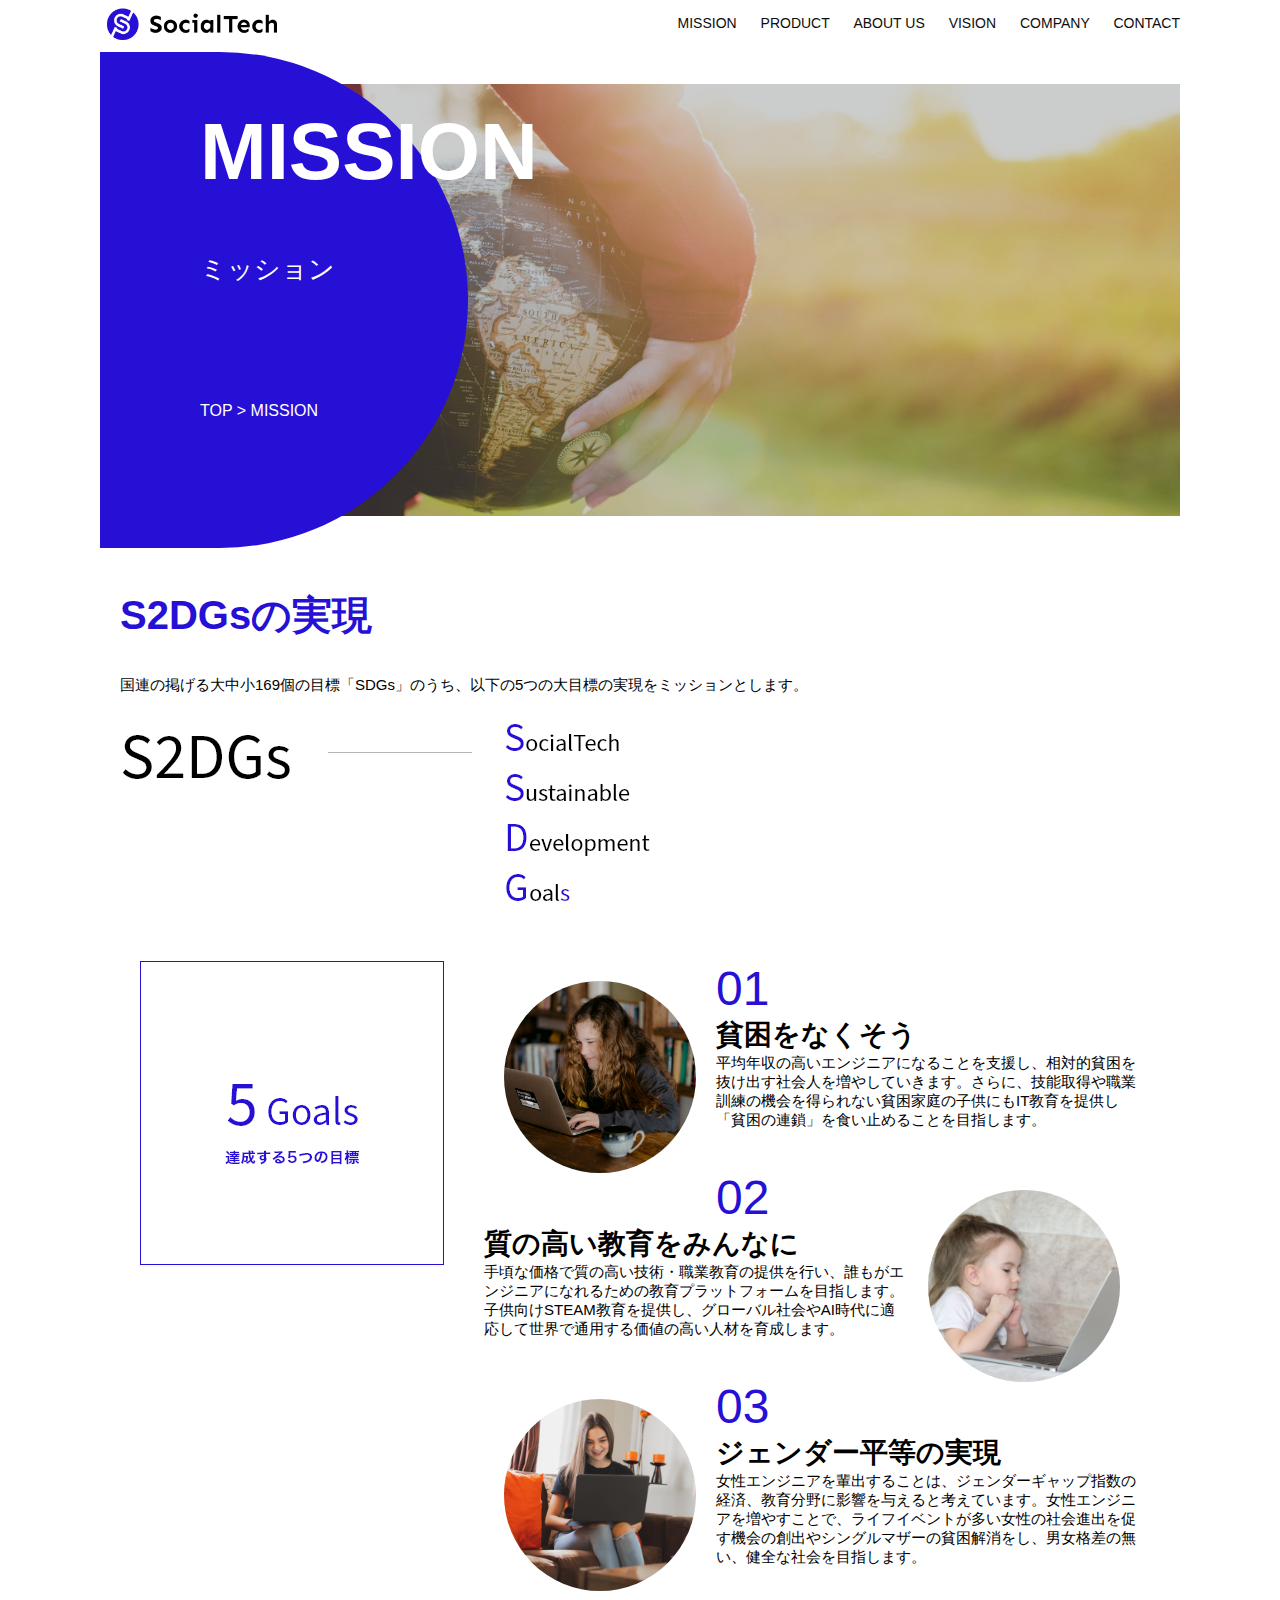
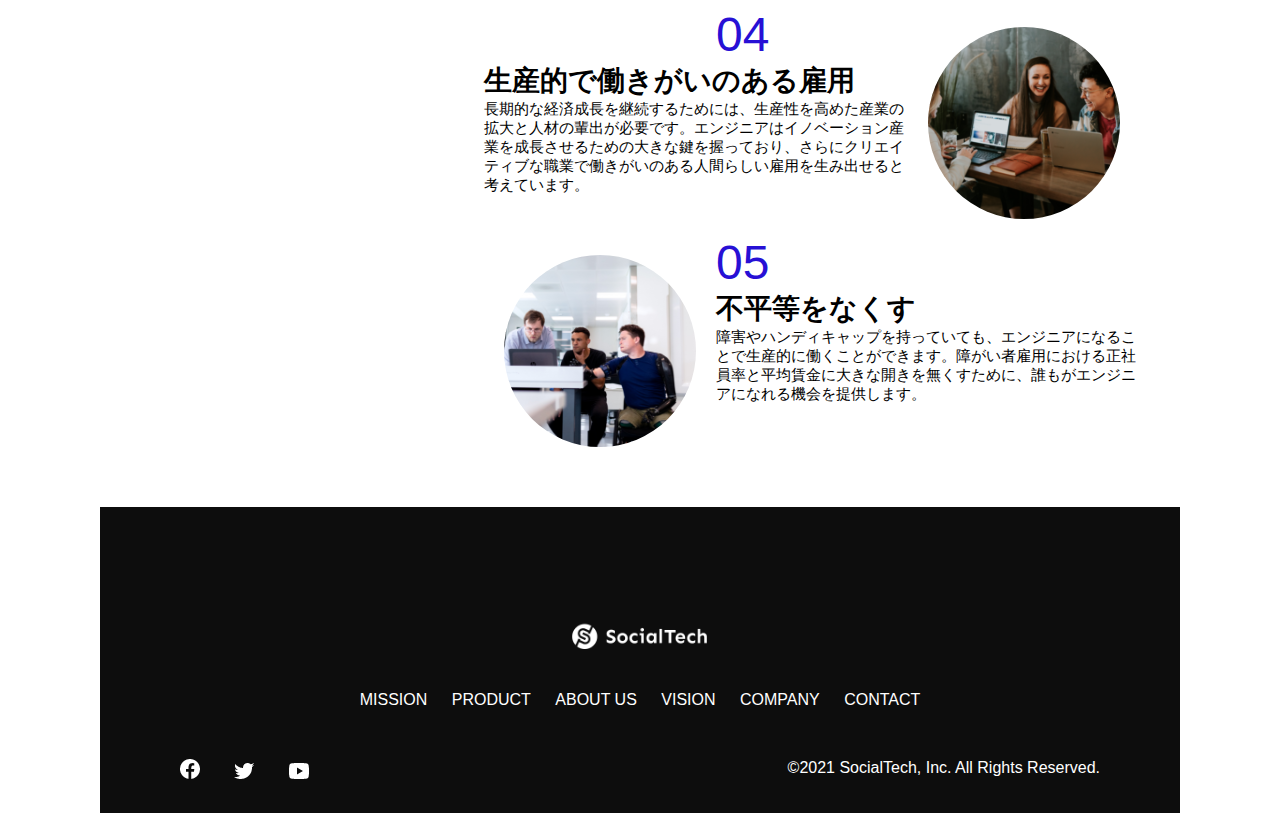
<file: mission.html>
<!DOCTYPE html>
<html>
  <head>
    <title>SocialTech - MISSION ミッション -</title>
    <meta charset="utf-8" />
    <meta
      name="description"
      content="SocialTechが目指す5つの目標（S2DGs）を紹介します"
    />
    <meta name="viewport" content="width=device-width , initial-scale=1.0" />
    <link rel="stylesheet" href="style.css" />
  </head>
  <body>
    <!-- ヘッダー -->
    <header>
      <!-- ロゴ -->
      <a href="index.html" id="logo">
        <img src="images/logo.png" alt="トップページに戻る" />
      </a>

      <!-- PC用ナビゲーション -->
      <nav id="nav-pc">
        <a href="mission.html">MISSION</a>
        <a href="product.html">PRODUCT</a>
        <a href="index.html#aboutus">ABOUT US</a>
        <a href="index.html#vision">VISION</a>
        <a href="index.html#company">COMPANY</a>
        <a href="index.html#contact">CONTACT</a>
      </nav>

      <!-- スマホ用メニューボタン -->
      <img
        id="menu-sp"
        src="images/button-menu.png"
        alt="ナビゲーションを開く"
        onclick="document.getElementById('nav-sp').style.display = 'block'"
      />

      <!-- スマホ用ナビゲーション -->
      <nav id="nav-sp">
        <img
          id="close"
          src="images/button-close.png"
          alt="ナビゲーションを閉じる"
          onclick="document.getElementById('nav-sp').style.display = 'none'"
        />
        <a
          id="logo-sp"
          href="index.html"
          onclick="document.getElementById('nav-sp').style.display = 'none'"
        >
          <img src="images/logo-sp.png" alt="トップページに戻る" />
        </a>
        <a
          class="menu"
          href="mission.html"
          onclick="document.getElementById('nav-sp').style.display = 'none'"
          >MISSION</a
        >
        <a
          class="menu"
          href="product.html"
          onclick="document.getElementById('nav-sp').style.display = 'none'"
          >PRODUCT</a
        >
        <a
          class="menu"
          href="index.html#aboutus"
          onclick="document.getElementById('nav-sp').style.display = 'none'"
          >ABOUT US</a
        >
        <a
          class="menu"
          href="index.html#vision"
          onclick="document.getElementById('nav-sp').style.display = 'none'"
        >
          VISION
        </a>
        <a
          class="menu"
          href="index.html#company"
          onclick="document.getElementById('nav-sp').style.document = 'none'"
          >COMPANY</a
        >
        <a
          class="menu"
          href="index.html#contact"
          onclick="document.getElementById('nav-sp').style.display = 'none'"
          >CONTACT</a
        >
        <div id="sns">
          <a href="https://www.facebook.com/sejuku2013">
            <img src="images/button-facebook.png" alt="Facebookのリンク" />
          </a>
          <a href="https://twitter.com/samuraijuku">
            <img src="images/button-twitter.png" alt="Twitterのリンク" />
          </a>
          <a href="https://www.youtube.com/channel/UCCFOQO5aDK0xXam4cUQXT8g">
            <img src="images/button-youtube.png" alt="YouTubeのリンク" />
          </a>
        </div>
      </nav>
    </header>
    <main>
      <article>
        <section id="mission-main">
          <div id="mission-title">
            <h1>MISSION</h1>
            <span>ミッション</span>
            <div>TOP > MISSION</div>
          </div>
        </section>

        <section id="mission-s2dgs">
          <h2 class="mission-h2">S2DGsの実現</h2>
          <p>
            国連の掲げる大中小169個の目標「SDGs」のうち、以下の5つの大目標の実現をミッションとします。
          </p>
          <img src="images/mission/mission-s2dgs.png" alt="S2DGs" />
        </section>

        <section id="mission-5goals">
          <div>
            <img
              id="s2dgs-image"
              src="images/mission/mission-5goals.png"
              alt="5Goals"
            />
          </div>
          <div>
            <div>
              <img
                class="fivegoals-image-left"
                src="images/mission/mission-5goals01.png"
                alt="PCを操作する女の子"
              />
              <span class="fivegoals-number">01</span>
              <h3 class="fivegoals-h3">貧困をなくそう</h3>
              <p class="fivegoals-p">
                平均年収の高いエンジニアになることを支援し、相対的貧困を抜け出す社会人を増やしていきます。さらに、技能取得や職業訓練の機会を得られない貧困家庭の子供にもIT教育を提供し「貧困の連鎖」を食い止めることを目指します。
              </p>
            </div>
            <div>
              <img
                class="fivegoals-image-right"
                src="images/mission/mission-5goals02.png"
                alt="PCを見つめる小さい女の子"
              />
              <span class="fivegoals-number">02</span>
              <h3 class="fivegoals-h3">質の高い教育をみんなに</h3>
              <p class="fivegoals-p">
                手頃な価格で質の高い技術・職業教育の提供を行い、誰もがエンジニアになれるための教育プラットフォームを目指します。子供向けSTEAM教育を提供し、グローバル社会やAI時代に適応して世界で通用する価値の高い人材を育成します。
              </p>
            </div>

            <div>
              <img
                class="fivegoals-image-left"
                src="images/mission/mission-5goals03.png"
                alt="PCを操作する女性"
              />
              <span class="fivegoals-number">03</span>
              <h3 class="fivegoals-h3">ジェンダー平等の実現</h3>
              <p class="fivegoals-p">
                女性エンジニアを輩出することは、ジェンダーギャップ指数の経済、教育分野に影響を与えると考えています。女性エンジニアを増やすことで、ライフイベントが多い女性の社会進出を促す機会の創出やシングルマザーの貧困解消をし、男女格差の無い、健全な社会を目指します。
              </p>
            </div>

            <div>
              <img
                class="fivegoals-image-right"
                src="images/mission/mission-5goals04.png"
                alt="笑顔で話し合う3人の男女"
              />
              <span class="fivegoals-number">04</span>
              <h3 class="fivegoals-h3">生産的で働きがいのある雇用</h3>
              <p class="fivegoals-p">
                長期的な経済成長を継続するためには、生産性を高めた産業の拡大と人材の輩出が必要です。エンジニアはイノベーション産業を成長させるための大きな鍵を握っており、さらにクリエイティブな職業で働きがいのある人間らしい雇用を生み出せると考えています。
              </p>
            </div>

            <div>
              <img
                class="fivegoals-image-left"
                src="images/mission/mission-5goals05.png"
                alt="障害を持つ男性が生き生きと働く様子"
              />
              <span class="fivegoals-number">05</span>
              <h3 class="fivegoals-h3">不平等をなくす</h3>
              <p class="fivegoals-p">
                障害やハンディキャップを持っていても、エンジニアになることで生産的に働くことができます。障がい者雇用における正社員率と平均賃金に大きな開きを無くすために、誰もがエンジニアになれる機会を提供します。
              </p>
            </div>
          </div>
        </section>
      </article>

      <footer>
        <div id="footer-logo">
          <img src="images/logo-sp.png" alt="SocialTech" />
        </div>
        <div id="footer-link">
          <a href="mission.html">MISSION</a>
          <a href="product.html">PRODUCT</a>
          <a href="index.html#aboutus">ABOUT US</a>
          <a href="index.html#vision">VISION</a>
          <a href="index.html#company">COMPANY</a>
          <a href="index.html#contact">CONTACT</a>
        </div>
        <div id="sns-footer">
          <a href="https://www.facebook.com/sejuku2013">
            <img src="images/button-facebook.png" alt="Facebookのリンク" />
          </a>
          <a href="https://twitter.com/samuraijuku">
            <img src="images/button-twitter.png" alt="Twitterのリンク" />
          </a>
          <a href="https://www.youtube.com/channel/UCCFOQO5aDK0xXam4cUQXT8g">
            <img src="images/button-youtube.png" alt="YouTubeのリンク" />
          </a>
          <span id="copyright"
            >&copy;2021 SocialTech, Inc. All Rights Reserved.
          </span>
        </div>
      </footer>
    </main>
  </body>
</html>
</file>
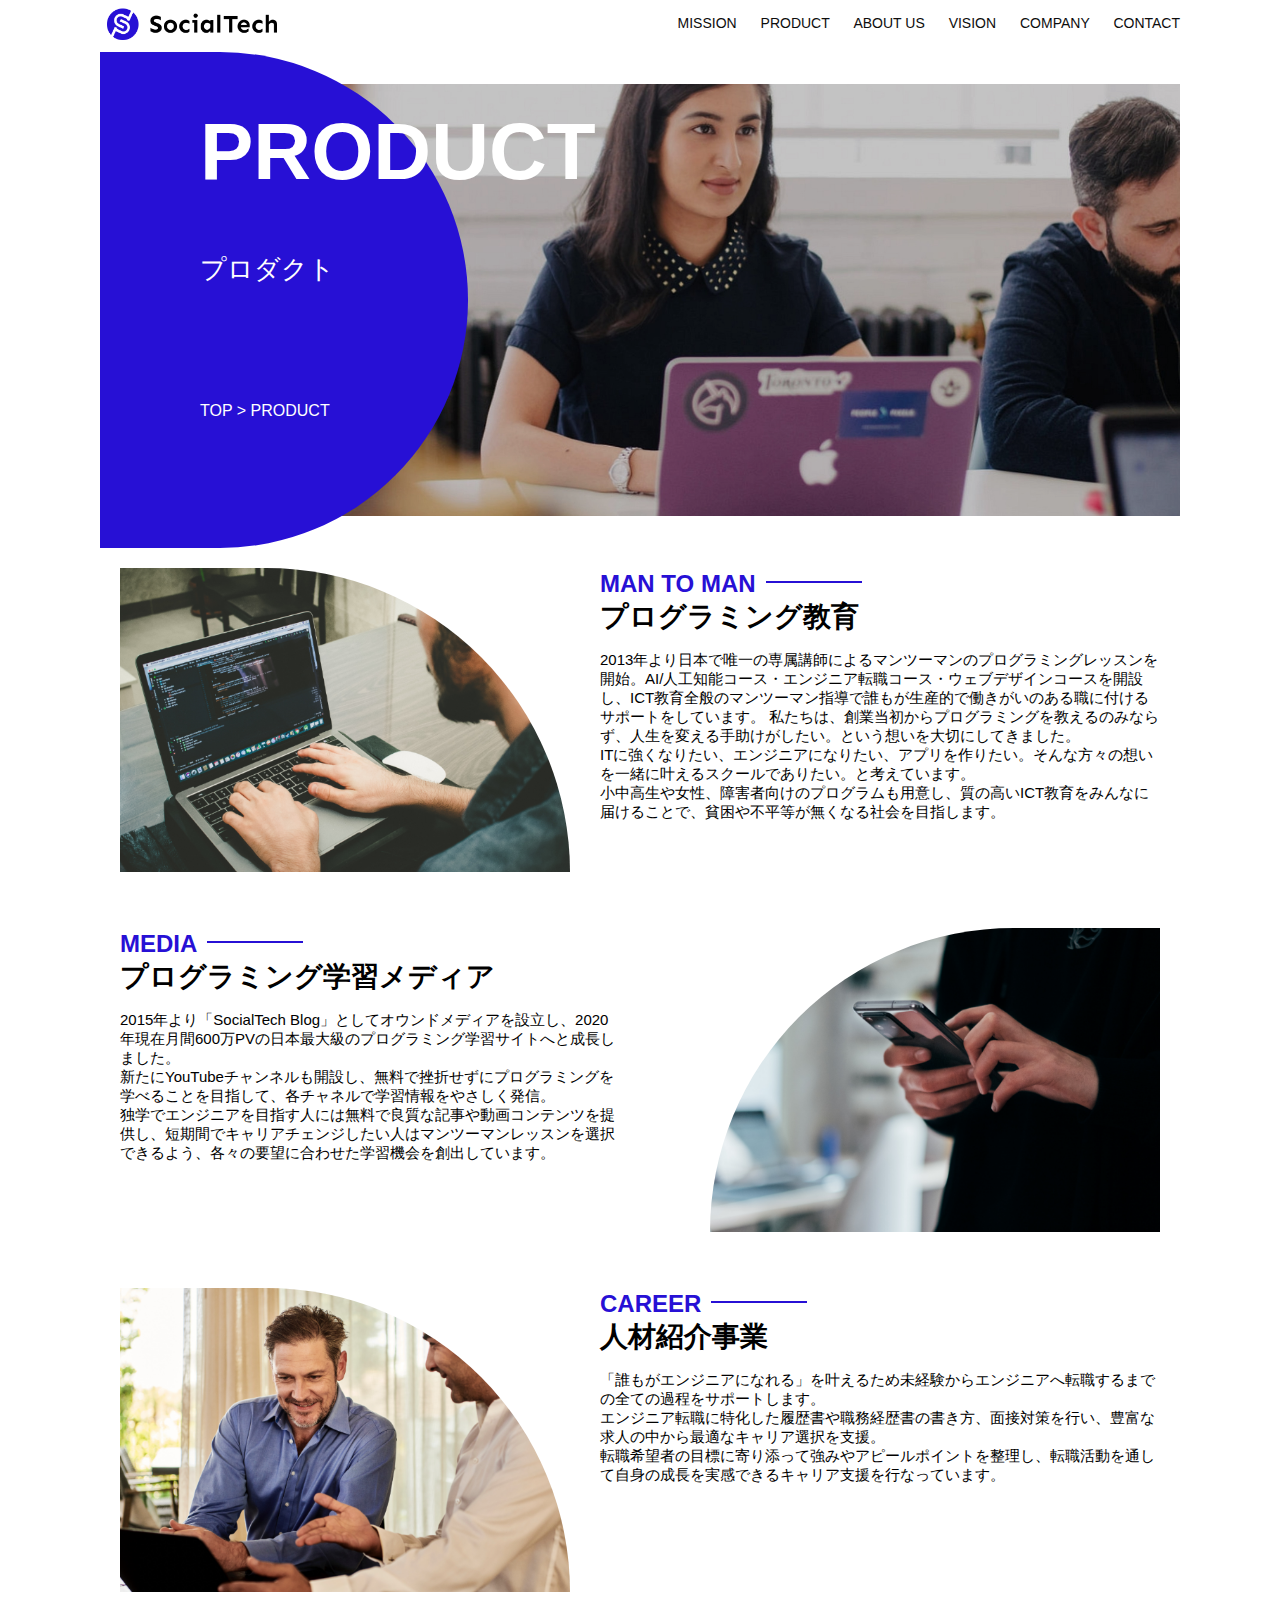
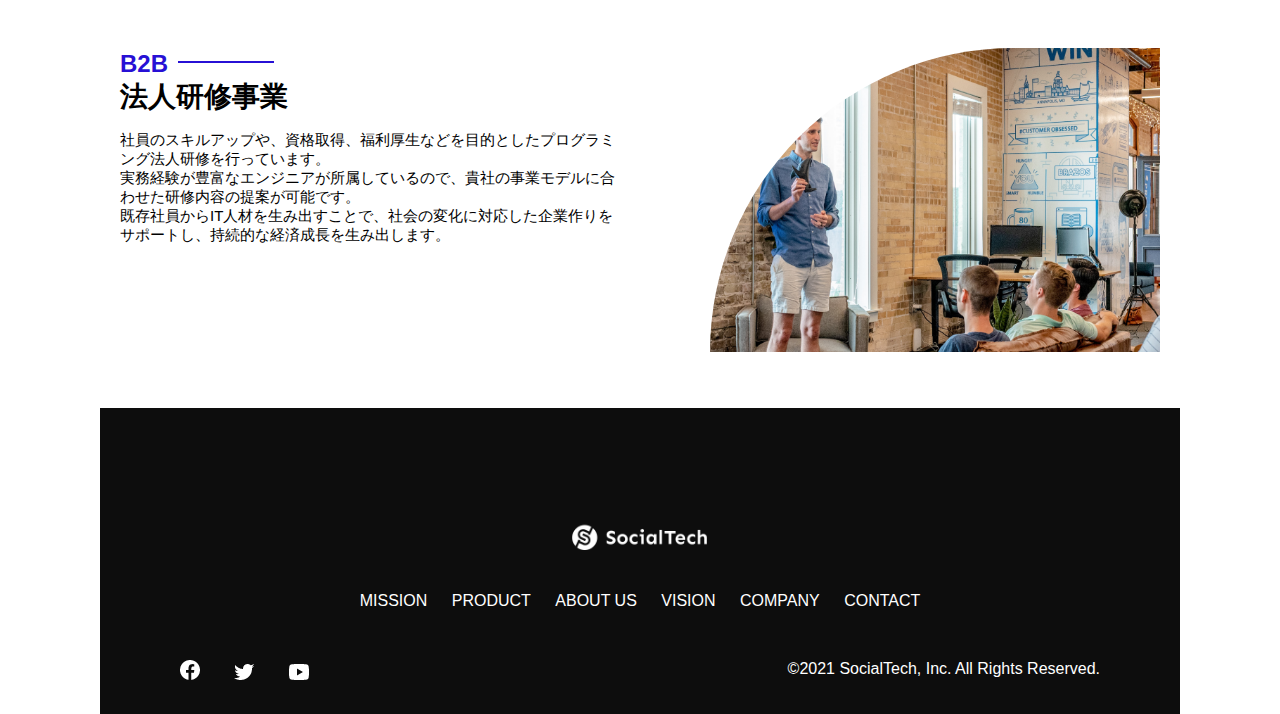
<file: product.html>
<!DOCTYPE html>
<html>
  <head>
    <title>SocialTech -PRODUCT プロダクト-</title>
    <meta charset="utf-8" />
    <meta
      name="description"
      content="SocialTechの4つのプロダクトを紹介します"
    />
    <meta name="viewport" content="width=device-width , initial-scale=1.0" />
    <link rel="stylesheet" href="style.css" />
  </head>
  <body>
    <!-- ヘッダー -->
    <header>
      <!-- ロゴ -->
      <a href="index.html" id="logo">
        <img src="images/logo.png" alt="トップページに戻る" />
      </a>

      <!-- PC用ナビゲーション -->
      <nav id="nav-pc">
        <a href="mission.html">MISSION</a>
        <a href="product.html">PRODUCT</a>
        <a href="index.html#aboutus">ABOUT US</a>
        <a href="index.html#vision">VISION</a>
        <a href="index.html#company">COMPANY</a>
        <a href="index.html#contact">CONTACT</a>
      </nav>

      <!-- スマホ用メニューボタン -->
      <img
        id="menu-sp"
        src="images/button-menu.png"
        alt="ナビゲーションを開く"
        onclick="document.getElementById('nav-sp').style.display = 'block'"
      />

      <!-- スマホ用ナビゲーション -->
      <nav id="nav-sp">
        <img
          id="close"
          src="images/button-close.png"
          alt="ナビゲーションを閉じる"
          onclick="document.getElementById('nav-sp').style.display = 'none'"
        />
        <a
          id="logo-sp"
          href="index.html"
          onclick="document.getElementById('nav-sp').style.display = 'none'"
        >
          <img src="images/logo-sp.png" alt="トップページに戻る" />
        </a>
        <a
          class="menu"
          href="mission.html"
          onclick="document.getElementById('nav-sp').style.display = 'none'"
          >MISSION</a
        >
        <a
          class="menu"
          href="product.html"
          onclick="document.getElementById('nav-sp').style.display = 'none'"
          >PRODUCT</a
        >
        <a
          class="menu"
          href="index.html#aboutus"
          onclick="document.getElementById('nav-sp').style.display = 'none'"
          >ABOUT US</a
        >
        <a
          class="menu"
          href="index.html#vision"
          onclick="document.getElementById('nav-sp').style.display = 'none'"
        >
          VISION
        </a>
        <a
          class="menu"
          href="index.html#company"
          onclick="document.getElementById('nav-sp').style.document = 'none'"
          >COMPANY</a
        >
        <a
          class="menu"
          href="index.html#contact"
          onclick="document.getElementById('nav-sp').style.display = 'none'"
          >CONTACT</a
        >
        <div id="sns">
          <a href="https://www.facebook.com/sejuku2013">
            <img src="images/button-facebook.png" alt="Facebookのリンク" />
          </a>
          <a href="https://twitter.com/samuraijuku">
            <img src="images/button-twitter.png" alt="Twitterのリンク" />
          </a>
          <a href="https://www.youtube.com/channel/UCCFOQO5aDK0xXam4cUQXT8g">
            <img src="images/button-youtube.png" alt="YouTubeのリンク" />
          </a>
        </div>
      </nav>
    </header>
    <main>
      <article>
        <section id="product-main">
          <div id="product-title">
            <h1>PRODUCT</h1>
            <span>プロダクト</span>
            <div>TOP > PRODUCT</div>
          </div>
        </section>

        <section class="product-section1">
          <img
            src="images/product/product-mantoman.png"
            alt="PCでコードを書く男性"
          />
          <div>
            <h2 class="product-h2">MAN TO MAN</h2>
            <h3 class="product-h3">プログラミング教育</h3>
            <p>
              2013年より日本で唯一の専属講師によるマンツーマンのプログラミングレッスンを開始。AI/人工知能コース・エンジニア転職コース・ウェブデザインコースを開設し、ICT教育全般のマンツーマン指導で誰もが生産的で働きがいのある職に付けるサポートをしています。
              私たちは、創業当初からプログラミングを教えるのみならず、人生を変える手助けがしたい。という想いを大切にしてきました。<br />ITに強くなりたい、エンジニアになりたい、アプリを作りたい。そんな方々の想いを一緒に叶えるスクールでありたい。と考えています。<br />小中高生や女性、障害者向けのプログラムも用意し、質の高いICT教育をみんなに届けることで、貧困や不平等が無くなる社会を目指します。
            </p>
          </div>
        </section>
        <section class="product-section2">
          <div>
            <h2 class="product-h2">MEDIA</h2>
            <h3 class="product-h3">プログラミング学習メディア</h3>
            <p>
              2015年より「SocialTech
              Blog」としてオウンドメディアを設立し、2020年現在月間600万PVの日本最大級のプログラミング学習サイトへと成長しました。<br />新たにYouTubeチャンネルも開設し、無料で挫折せずにプログラミングを学べることを目指して、各チャネルで学習情報をやさしく発信。<br />独学でエンジニアを目指す人には無料で良質な記事や動画コンテンツを提供し、短期間でキャリアチェンジしたい人はマンツーマンレッスンを選択できるよう、各々の要望に合わせた学習機会を創出しています。
            </p>
          </div>
          <img
            src="images/product/product-media.png"
            alt="スマートフォンを操作する人"
          />
        </section>
        <section class="product-section1">
          <img
            src="images/product/product-career.png"
            alt="笑顔で話し合う2人の男性"
          />
          <div>
            <h2 class="product-h2">CAREER</h2>
            <h3 class="product-h3">人材紹介事業</h3>
            <p>
              「誰もがエンジニアになれる」を叶えるため未経験からエンジニアへ転職するまでの全ての過程をサポートします。<br />エンジニア転職に特化した履歴書や職務経歴書の書き方、面接対策を行い、豊富な求人の中から最適なキャリア選択を支援。<br />転職希望者の目標に寄り添って強みやアピールポイントを整理し、転職活動を通して自身の成長を実感できるキャリア支援を行なっています。<br />
            </p>
          </div>
        </section>
        <section class="product-section2">
          <div>
            <h2 class="product-h2">B2B</h2>
            <h3 class="product-h3">法人研修事業</h3>
            <p>
              社員のスキルアップや、資格取得、福利厚生などを目的としたプログラミング法人研修を行っています。<br />実務経験が豊富なエンジニアが所属しているので、貴社の事業モデルに合わせた研修内容の提案が可能です。<br />既存社員からIT人材を生み出すことで、社会の変化に対応した企業作りをサポートし、持続的な経済成長を生み出します。
            </p>
          </div>
          <img
            src="images/product/product-b2b.png"
            alt="講演中の男性とそれを聴く人々"
          />
        </section>
      </article>

      <footer>
        <div id="footer-logo">
          <img src="images/logo-sp.png" alt="SocialTech" />
        </div>
        <div id="footer-link">
          <a href="mission.html">MISSION</a>
          <a href="product.html">PRODUCT</a>
          <a href="index.html#aboutus">ABOUT US</a>
          <a href="index.html#vision">VISION</a>
          <a href="index.html#company">COMPANY</a>
          <a href="index.html#contact">CONTACT</a>
        </div>
        <div id="sns-footer">
          <a href="https://www.facebook.com/sejuku2013">
            <img src="images/button-facebook.png" alt="Facebookのリンク" />
          </a>
          <a href="https://twitter.com/samuraijuku">
            <img src="images/button-twitter.png" alt="Twitterのリンク" />
          </a>
          <a href="https://www.youtube.com/channel/UCCFOQO5aDK0xXam4cUQXT8g">
            <img src="images/button-youtube.png" alt="YouTubeのリンク" />
          </a>
          <span id="copyright"
            >&copy;2021 SocialTech, Inc. All Rights Reserved.
          </span>
        </div>
      </footer>
    </main>
  </body>
</html>
</file>
<file: style.css>
/* PC、スマホ共通スタイル */
body {
  font-family: "Source Sans Pro", "Hiragino Kaku Gothic ProN", Meiryo, Arial,
    sans-serif;
}

p {
  font-size: 15px;
}

/* ==============
PC用のスタイル
================*/
@media screen and (min-width: 768px) {
  /* 横幅設定 */
  body {
    max-width: 1080px;
    min-width: 960;
    margin: 0 auto;
  }

  /* ヘッダー */
  header {
    display: flex;
    justify-content: space-between;
  }

  /* ナビゲーションのレイアウト */
  #nav-pc {
    font-size: 14px;
    padding-top: 15px;
  }

  /* ナビゲーションのリンクの装飾設定 */
  #nav-pc > a {
    text-decoration: none;
    margin-left: 20px;
  }

  #nav-pc > a:link {
    color: #0d0d0d;
  }

  #nav-pc > a:visited {
    color: #0d0d0d;
  }

  #nav-pc > a:hover {
    color: #0d0d0d;
    text-decoration: underline;
  }

  #nav-pc > a:active {
    color: #0d0d0d;
  }

  /* スマホ用ナビを非表示 */
  #nav-sp,
  #menu-sp {
    display: none;
  }

  /* メインビジュアル */
  #main-visual {
    position: relative;
    height: 400px;
  }

  #main-message {
    position: absolute;
    top: 0;
    left: 0;
    background-color: #2710d5;
    color: #ffffff;
    border-radius: 0 0 476px 0;
    max-width: 620px;
    width: 100%;
    height: 100%;
    z-index: 11;
  }

  #main-message > h1 {
    font-size: 60px;
    font-weight: bold;
    margin: 100px 0 0 50px;
  }

  #main-message > p {
    font-size: 28px;
    margin: 0 0 0 50px;
  }

  #main-visual > img {
    max-width: 620px;
    border-radius: 476px 0 0 0;
    position: absolute;
    top: 0;
    right: 0;
    z-index: 10;
  }

  /* 見出し */
  h2 {
    margin-top: 40px;
  }

  h2::after {
    content: url(images/line.png);
    margin-left: 10px;
  }

  h3 {
    font-size: 27px;
  }

  /* ミッション */
  #mission {
    margin: 80px auto;
    width: 100%;
  }

  #mission-flex {
    width: 100%;
    display: flex;
  }

  #mission-flex > div {
    width: 50%;
    margin: 20px;
  }

  #mission-photo {
    width: 100%;
  }

  #s2dgs {
    margin-top: 50px;
    width: 100%;
  }

  /* プロダクト */
  #product {
    background-color: #fafafa;
    margin: 80px 0;
    padding: 10px 40px 0px 40px;
  }

  /* 外枠 */
  #product > div {
    margin-top: 40px;
    display: flex;
  }

  /* 左のカラム */
  #product-left {
    width: 50%;
    margin-right: 20px;
  }

  /* 右のカラム */
  #product-right {
    width: 50%;
    margin-left: 20px;
    margin-top: 80px;
  }

  /* 画像+説明の枠 */
  #product-left > div {
    position: relative;
    height: 480px;
    margin-right: 20px;
  }

  #product-right > div {
    position: relative;
    height: 480px;
    margin-left: 20px;
  }

  /* 画像 */
  .product-photo {
    width: 100%;
  }

  /* 説明文の枠 */
  .product-explain {
    background-color: #ffffff;
    position: absolute;
    left: 0;
    top: 280px;
    margin: 0 40px;
    padding: 20px;
    box-shadow: 5px 5px 10px rgba(0, 0, 0, 0.05);
  }

  /* 説明文の英語 */
  .product-explain > span {
    color: #2710d5;
    font-weight: bold;
    font-size: 16px;
    margin: 0;
  }

  /* 説明文の見出し */
  .product-explain > h3 {
    font-size: 20px;
    margin: 5px 0;
  }

  /* 説明文 */
  .product-explain > p {
    font-size: 14px;
    margin: 0;
  }

  /* 「もっとみる」ボタン */
  #product-more {
    margin: 0 auto -42px auto;
  }

  /* ABOUT US */
  #aboutus {
    margin: 80px auto;
  }

  /* 3つの組織文化と画像を入れる枠 */
  #aboutus > div {
    display: flex;
  }

  /* 画像 */
  .culture-img {
    width: 100%;
    align-self: flex-start;
  }

  .culture-img2 {
    margin-top: 50px;
    width: 100%;
  }

  /* 3つの組織文化の表 */
  .culture-table {
    margin-right: 50px;
  }

  /* 番号 */
  .culture-num {
    font-size: 80px;
    color: #2710d5;
    margin-right: 20px;
  }

  /* 組織文化英語 */
  .culture-en {
    color: #2710d5;
    font-weight: bold;
    font-size: 24px;
    display: block;
  }

  /* 組織文化日本語 */
  .culture-jp {
    font-size: 28px;
    font-weight: bold;
  }

  /* 説明文 */
  .culture-description {
    margin: 0;
  }

  /* ビジョン */
  #vision {
    margin: 80px auto;
  }

  /* セクション内の外枠 */
  #vision > div {
    width: 100%;
    display: flex;
    justify-content: space-between;
    flex-wrap: wrap;
  }

  /* 7つの行動指針の枠 */
  .vision-box {
    width: 300px;
    height: 300px;
    margin-bottom: 30px;
    position: relative;
  }

  .vision-box > img {
    width: 100%;
    height: auto;
    position: absolute;
    top: 0;
    left: 0;
    z-index: 30;
  }

  .vision-box > span {
    position: absolute;
    top: 0;
    left: 0;
    z-index: 31;
    margin-right: 20px;
  }

  .vision-box > span > h4 {
    color: #2710d5;
    font-size: 19px;
    margin: 80px 0 0 0;
  }

  .vision-box > span > h4::first-letter {
    font-size: 40px;
  }

  .vision-box > span > h5 {
    font-size: 20px;
    margin: 0;
  }

  .vision-box > span > p {
    margin-top: 10px;
  }

  /* 会社概要 */
  #company {
    margin: 80px auto;
  }

  #company-table {
    width: 100%;
  }

  .tableheader {
    text-align: left;
    padding: 20px;
    border-bottom-color: #2710d5;
    border-bottom-width: 1px;
    border-bottom-style: solid;
    width: 100px;
  }

  .tableheader-first {
    text-align: left;
    padding: 20px;
    border-bottom-color: #2710d5;
    border-bottom-width: 1px;
    border-bottom-style: solid;
    border-top-color: #2710d5;
    border-top-width: 1px;
    border-top-style: solid;
    width: 100px;
  }

  .cell {
    padding: 30px;
    border-bottom-color: #ececec;
    border-bottom-width: 1px;
    border-bottom-style: solid;
  }

  .cell-first {
    padding: 30px;
    border-bottom-color: #ececec;
    border-bottom-width: 1px;
    border-bottom-style: solid;
    border-top-color: #ececec;
    border-top-width: 1px;
    border-top-style: solid;
  }

  #company > iframe {
    width: 100%;
    height: 368px;
    margin: 40px 0 0 0;
  }

  /* お問い合わせ */
  #contact {
    margin: 80px auto;
  }

  /* 外枠 */
  #contact > form > div {
    display: flex;
    flex-direction: row;
    flex-wrap: wrap;
    padding: 0 0 30px 0;
  }

  /* 左列の見出し */
  .contact-heading {
    width: 240px;
    align-self: center;
  }

  /* 見出しのラベル */
  .contact-label {
    font-weight: bold;
  }

  /* 必須 */
  .contact-span {
    color: #ce2222;
    margin: 0 0 0 20px;
    font-weight: bold;
  }

  /* テキストボックス */
  .contact-textbox {
    border-top: 0;
    border-left: 0;
    border-right: 0;
    border-bottom-width: 1px;
    border-bottom-color: #707070;
    border-bottom-style: solid;
    background-color: #fafafa;
    width: 400px;
    height: 56px;
  }

  /* お問い合わせ内容のテキストエリア */
  .contact-textarea {
    border-top: 0;
    border-left: 0;
    border-right: 0;
    border-bottom-width: 1px;
    border-bottom-color: #707070;
    border-bottom-style: solid;
    background-color: #fafafa;
    width: 400px;
    height: 200px;
  }

  /* 個人情報の取り扱い */
  details {
    width: 700px;
  }

  details > div {
    background-color: #fafafa;
    padding: 20px;
  }

  details > div > span {
    font-weight: bold;
  }

  footer {
    background-color: #0d0d0d;
    text-align: center;
    padding: 80px 80px 30px 80px;
  }

  #footer-logo {
    margin: 30px;
  }

  #footer-link {
    margin: 0 0 50px 0;
  }

  #footer-link > a {
    text-decoration: none;
    margin: 10px;
  }

  #footer-link > a:link {
    color: #ffffff;
  }

  #footer-link > a:visited {
    color: #ffffff;
  }

  #footer-link > a:hover {
    color: #ffffff;
    text-decoration: underline;
  }

  #footer-link > a:active {
    color: #ffffff;
  }

  #sns-footer {
    text-align: left;
    width: 100%;
  }

  #sns-footer > a {
    margin: 0 30px 0 0;
    text-decoration: none;
  }

  #copyright {
    color: #ffffff;
    float: right;
  }

  /* mission.html用スタイル */
  /* ミッションのメインビジュアル */
  #mission-main {
    height: 496px;
    width: 100%;
    background-image: url("images/mission/mission-main.png");
    background-repeat: no-repeat;
    background-position-y: center;
  }

  #mission-title {
    background-color: #2710d5;
    width: 368px;
    color: #ffffff;
    height: 496px;
    border-radius: 0 248px 248px 0;
    position: relative;
  }

  #mission-title > h1 {
    position: absolute;
    top: 0;
    left: 100px;
    font-size: 80px;
  }

  #mission-title > span {
    position: absolute;
    top: 200px;
    left: 100px;
    font-size: 26px;
  }

  #mission-title > div {
    position: absolute;
    top: 350px;
    left: 100px;
    font-size: 16px;
  }

  #mission-s2dgs {
    width: 100%;
    margin: 20px;
  }

  .mission-h2 {
    color: #2710d5;
    font-size: 40px;
  }

  .mission-h2::after {
    content: none;
  }

  #mission-5goals {
    margin: 20px;
    display: flex;
  }

  #mission-5goals > div {
    flex-grow: 1;
    padding: 20px;
  }

  #mission-5goals > div > div {
    margin-bottom: 40px;
  }

  .fivegoals-image-right {
    float: right;
    margin: 20px;
  }

  .fivegoals-image-left {
    float: left;
    margin: 20px;
  }

  .fivegoals-number {
    color: #2710d5;
    font-size: 48px;
    margin: 0;
  }

  .fivegoals-h3 {
    font-size: 28px;
    margin: 0;
  }

  .fivegoals-p {
    margin: 0;
  }

  /* プロダクトページ */
  #product-main {
    height: 496px;
    width: 100%;
    background-image: url("images/product/product-main.png");
    background-repeat: no-repeat;
    background-position-y: center;
  }

  #product-title {
    background-color: #2710d5;
    width: 368px;
    color: #ffffff;
    height: 496px;
    border-radius: 0 248px 248px 0;
    position: relative;
  }

  #product-title > h1 {
    position: absolute;
    top: 0;
    left: 100px;
    font-size: 80px;
  }

  #product-title > span {
    position: absolute;
    top: 200px;
    left: 100px;
    font-size: 26px;
  }

  #product-title > div {
    position: absolute;
    top: 350px;
    left: 100px;
    font-size: 16px;
  }

  /* セクション1 */
  .product-section1 {
    position: relative;
    margin: 20px;
    height: 340px;
  }

  .product-section1 > img {
    position: absolute;
    top: 0;
    left: 0;
    width: 450px;
    margin: 0 40px 30px 0;
    border-radius: 0 432px 0 0;
  }

  .product-section1 > div {
    position: absolute;
    top: 0;
    left: 480px;
  }

  /* セクション2 */
  .product-section2 {
    position: relative;
    margin: 20px;
    height: 340px;
  }

  .product-section2 > img {
    position: absolute;
    top: 0;
    right: 0;
    width: 450px;
    margin: 0 0 30px 40px;
    border-radius: 432px 0 0 0;
  }

  .product-section2 > div {
    width: 500px;
    position: absolute;
    top: 0;
    left: 0;
  }

  .product-h2 {
    color: #2710d5;
    font-size: 24px;
    margin: 0;
  }

  .product-h3 {
    font-size: 28px;
    margin: 0;
  }
}

/*====================
スマートフォン用のスタイル
=====================*/
@media screen and (max-width: 767px) {
  body {
    min-width: 375px;
    margin: 0;
  }

  /* PC用ナビゲーション非表示 */
  #nav-pc {
    display: none;
  }

  /* ハンバーガーメニュー */
  #menu-sp {
    float: right;
    padding: 0;
  }

  /* スマホ用ナビゲーションの表示切替 */
  /* 初期状態、レイアウトと非表示設定 */
  #nav-sp {
    background-color: #2710d5;
    position: absolute;
    top: 0;
    left: 0;
    width: 100%;
    height: 100%;
    display: none;
    z-index: 100;
  }

  #close {
    position: absolute;
    top: 20px;
    right: 20px;
  }

  #logo-sp {
    margin: 80px 0 30px 20px;
  }

  #nav-sp > a {
    display: block;
  }

  #nav-sp > a:link {
    color: #ffffff;
  }

  #nav-sp > a:visited {
    color: #ffffff;
  }

  #nav-sp > a:hover {
    color: #ffffff;
    text-decoration: underline;
  }

  #nav-sp > a:active {
    color: #ffffff;
  }

  .menu {
    text-decoration: none;
    display: block;
    margin: 0 20px;
    height: 44px;
    font-size: 16px;
    background-image: url(images/arrow.png);
    background-repeat: no-repeat;
    background-position: right top;
  }

  #sns {
    position: absolute;
    bottom: 20px;
    left: 20px;
  }

  #sns > a {
    margin: 0 30px 0 0;
    text-decoration: none;
  }

  /* メインビジュアル */
  #main-visual {
    position: relative;
    height: 470px;
    width: 100%;
    overflow: hidden;
  }

  #main-visual > div {
    position: absolute;
    top: 0;
    left: 0;
    background-color: #2710d5;
    color: white;
    border-radius: 0 0 476px 0;
    text-align: center;
    height: 280px;
    width: 100%;
    z-index: 11;
  }

  #main-visual > div > h1 {
    font-size: 28px;
    margin: 90px 0 0 0;
  }

  #main-visual > div > p {
    margin: 0;
  }

  #main-visual > img {
    width: 100%;
    border-radius: 476px 0 0 0;
    z-index: 10;
    position: absolute;
    bottom: 0;
    right: 0;
  }

  /* 見出し */
  h2::after {
    content: url(images/line.png);
    margin: 0 0 0 10px;
  }

  h3 {
    font-size: 24px;
    margin: 10px 0 0 0;
  }

  /* ミッション */
  #mission {
    margin: 20px;
  }

  #mission-photo,
  #s2dgs {
    width: 100%;
  }

  /* プロダクト */
  #product {
    background-color: #fafafa;
    padding-top: 10px;
  }

  #product > h2 {
    margin-left: 20px;
  }

  /* 外枠 */
  /* 左右のカラム　スマホでは縦並び */
  #product-left,
  #product-right {
    margin: 0 20px;
  }

  /* 画像＋説明の枠 */
  #product-left > div,
  #product-right > div {
    position: relative;
    height: 540px;
  }

  /* 説明文の枠 */
  .product-explain {
    background-color: #ffffff;
    position: absolute;
    left: 0;
    bottom: 50px;
    padding: 20px;
    box-shadow: 5px 5px 10px rgba(0, 0, 0, 0.05);
  }

  .product-explain > span {
    color: #2710d5;
    font-weight: bold;
    font-size: 16px;
    margin: 0;
  }

  .product-explain > h3 {
    margin: 10px 0;
  }

  .product-photo {
    width: 100%;
  }

  #product-more > img {
    margin: 0 0 -42px 20px;
  }

  /* ABOUT US */
  #aboutus {
    margin: 80px 20px;
  }

  #aboutus > div {
    display: flex;
    flex-direction: column;
  }

  .culture-table {
    width: 100%;
    padding-right: 20px;
    order: 2;
  }

  .culture-img {
    width: 100%;
    order: 1;
  }

  .culture-img2 {
    width: 100%;
  }

  .culture-num {
    font-size: 80px;
    color: #2710d5;
  }

  .culture-en {
    color: #2710d5;
    font-weight: bold;
    font-size: 24px;
    display: block;
  }

  .culture-jp {
    display: block;
  }

  .culture-description {
    margin: 0;
  }

  /* ビジョン */
  #vision {
    margin: 80px 20px;
  }

  .vision-box {
    width: 300px;
    height: 300px;
    margin-bottom: 30px;
    position: relative;
  }

  .vision-box > img {
    width: 100%;
    height: auto;
    position: absolute;
    top: 0;
    left: 0;
    z-index: 30;
  }

  .vision-box > span {
    position: absolute;
    top: 0;
    left: 0;
    z-index: 31;
    margin-right: 20px;
  }

  .vision-box > span > h4 {
    color: #2710d5;
    font-size: 19px;
    margin: 60px 0 0 0;
  }

  .vision-box > span > h5 {
    font-size: 20px;
    margin: 0;
  }

  .vision-box > span > p {
    margin: 10px 0 0 0;
  }

  /* 会社概要 */
  #company {
    margin: 0 20px;
  }

  #company > h3 {
    margin-bottom: 20px;
  }

  #comupany > table {
    width: 100%;
  }

  .tableheader-first {
    text-align: left;
    padding: 20px;
    border-bottom: 1px solid #2710d5;
    border-top: 1px solid #2710d5;
    width: 50px;
  }

  .tableheader {
    text-align: left;
    padding: 20px;
    border-bottom: 1px solid #2710d5;
    width: 50px;
  }

  .cell-first {
    padding: 20px;
    border-bottom: 1px solid #ececec;
    border-top: 1px solid #ececec;
  }

  .cell {
    padding: 20px;
    border-bottom: 1px solid #ececec;
  }

  #company > iframe {
    width: 100%;
    height: 240px;
    margin-top: 40px;
  }

  /* 会社概要 */
  #company {
    margin: 0 20px;
  }

  #company > h3 {
    margin-bottom: 20px;
  }

  #comupany > table {
    width: 100%;
  }

  .tableheader-first {
    text-align: left;
    padding: 20px;
    border-bottom: 1px solid #2710d5;
    border-top: 1px solid #2710d5;
    width: 50px;
  }

  .tableheader {
    text-align: left;
    padding: 20px;
    border-bottom: 1px solid #2710d5;
    width: 50px;
  }

  .cell-first {
    padding: 20px;
    border-bottom: 1px solid #ececec;
    border-top: 1px solid #ececec;
  }

  .cell {
    padding: 20px;
    border-bottom: 1px solid #ececec;
  }

  #company > iframe {
    width: 100%;
    height: 240px;
    margin-top: 40px;
  }

  /* お問い合わせ */
  #contact {
    margin: 80px 20px;
  }

  #contact > h3 {
    margin-bottom: 20px;
  }

  #contact > form > div {
    margin-bottom: 20px;
  }

  .contact-heading {
    margin-bottom: 20px;
  }

  /* ラベル */
  .contact-label {
    font-weight: bold;
  }

  /* 必須 */
  .contact-span {
    color: #ce2222;
    margin: 0 0 0 20px;
    font-weight: bold;
  }

  .contact-textbox {
    height: 56px;
    border-top: 0;
    border-right: 0;
    border-left: 0;
    background-color: #fafafa;
    border-bottom-color: #707070;
    border-bottom-width: 1px;
    border-bottom-style: solid;
    min-width: 300px;
    width: 100%;
  }

  .contact-textarea {
    height: 150px;
    border-top: 0;
    border-left: 0;
    border-right: 0;
    background-color: #fafafa;
    width: 100%;
  }

  .radiobutton {
    margin-bottom: 20px;
  }

  .radiobutton + label::after {
    content: "\A";
    white-space: pre;
  }

  /* フッター */
  footer {
    background-color: #0d0d0d;
    padding: 30px 20px 50px 20px;
  }

  #footer-logo {
    margin-bottom: 30px;
  }

  #footer-link {
    margin-bottom: 50px;
  }

  #footer-link > a {
    text-decoration: none;
    margin: 0 20px 30px 0;
    display: block;
    background-image: url(images/arrow.png);
    background-repeat: no-repeat;
    background-position: right top;
  }

  #footer-link > a:link {
    color: #ffffff;
  }

  #footer-link > a:visited {
    color: #ffffff;
  }

  #footer-link > a:hover {
    color: #ffffff;
    text-decoration: underline;
  }

  #footer-link > a:active {
    color: #ffffff;
  }

  #sns-footer > a {
    margin-right: 30px;
    text-decoration: none;
  }

  #copyright {
    font-size: 12px;
    display: block;
    margin-top: 30px;
    color: #ffffff;
  }

  /* mission.html用スタイル */
  /* ミッションのメインビジュアル */
  #mission-main {
    height: 256px;
    width: 100%;
    background-image: url(images/mission/mission-main.png);
    background-repeat: no-repeat;
    background-position-y: center;
    background-size: auto 208px;
  }

  #mission-title {
    background-color: #2710d5;
    width: 136px;
    color: #ffffff;
    height: 256px;
    border-radius: 0 248px 248px 0;
    position: relative;
  }

  #mission-title > h1 {
    position: absolute;
    top: 0;
    left: 20px;
    font-size: 40px;
  }

  #mission-title > span {
    position: absolute;
    top: 110px;
    left: 20px;
    font-size: 18px;
  }

  #mission-title > div {
    position: absolute;
    top: 180px;
    left: 20px;
    font-size: 13px;
  }

  /* ミッションページ　S2DGSの設定 */
  #mission-s2dgs {
    margin: 20px;
  }

  .mission-h2 {
    color: #2710d5;
    font-size: 38px;
    margin: 0;
  }

  .mission-h2::after {
    content: none;
  }

  #mission-s2dgs > img {
    width: 100%;
  }

  /* ミッションページ　5goalsの設定 */
  #mission-5goals {
    margin: 20px;
  }

  #mission-5goals > div > div {
    margin-bottom: 40px;
  }

  #s2dgs-image {
    width: 100%;
  }

  .fivegoals-image-right {
    margin: 20px auto;
    display: block;
  }

  .fivegoals-image-left {
    margin: 20px auto;
    display: block;
  }

  .fivegoals-number {
    color: #2710d5;
    font-size: 48px;
    margin: 0;
  }

  .fivegoals-h3 {
    font-size: 28px;
    margin: 0;
  }

  .fivegoals-p {
    margin: 0;
  }

  /* プロダクトページ */
  #product-main {
    height: 256px;
    width: 100%;
    background-image: url(images/product/product-main.png);
    background-repeat: no-repeat;
    background-position-y: center;
    background-size: auto 208px;
  }

  #product-title {
    background-color: #2710d5;
    width: 136px;
    color: #ffffff;
    height: 256px;
    border-radius: 0 248px 248px 0;
    position: relative;
  }

  #product-title > h1 {
    position: absolute;
    top: 0;
    left: 20px;
    font-size: 40px;
  }

  #product-title > span {
    position: absolute;
    top: 110px;
    left: 20px;
    font-size: 18px;
  }

  #product-title > div {
    position: absolute;
    top: 180px;
    left: 20px;
    font-size: 13px;
  }

  .product-section1 {
    margin: 20px;
  }

  .product-section1 > img {
    width: 100%;
    border-radius: 0 300px 0 0;
  }

  .product-section2 {
    margin: 20px;
    display: flex;
    flex-direction: column;
  }

  .product-section2 > img {
    order: 1;
    width: 100%;
    border-radius: 300px 0 0 0;
  }

  .product-section2 > div {
    order: 2;
  }

  .product-h2 {
    color: #2710d5;
    font-size: 24px;
    margin: 0;
  }

  .product-h3 {
    font-size: 28px;
    margin: 0;
  }
}
</file>
<file: kadai_012/style.css>
/* PC、スマホ共通スタイル */
body {
  font-family: "Source Sans Pro", "Hiragino Kaku Gothic ProN", Meiryo, Arial,
    sans-serif;
}

p {
  font-size: 15px;
}

/*================
PC用のスタイル 
=================*/
/* 横幅設定 */
body {
  max-width: 1080px;
  min-width: 960px;
  margin: 0 auto 0 auto;
}

/* ヘッダー */
header {
  display: flex;
  justify-content: space-between;
}

/* ナビゲーションのレイアウト */
#nav-pc {
  text-align: right;
  font-size: 14px;
  padding-top: 15px;
}

/* ナビゲーションのリンクの装飾設定 */
#nav-pc>a {
  text-decoration: none;
  margin-left: 20px;
}

#nav-pc>a:link {
  color: #0d0d0d;
}

#nav-pc>a:visited {
  color: #0d0d0d;
}

#nav-pc>a:hover {
  color: #0d0d0d;
  text-decoration: underline;
}

#nav-pc>a:active {
  color: #0d0d0d;
}

/* メインビジュアル*/
#main-visual {
  position: relative;
  height: 400px;
}

#main-message {
  position: absolute;
  top: 0;
  left: 0;
  background-color: #2710d5;
  color: #ffffff;
  border-radius: 0 0 476px 0;
  max-width: 620px;
  height: 100%;
  width: 100%;
  z-index: 11;
}

#main-message>h1 {
  font-size: 60px;
  font-weight: bold;
  margin: 100px 0 0 50px;
}

#main-message>p {
  font-size: 28px;
  margin: 0 0 0 50px;
}

#main-visual>img {
  max-width: 620px;
  border-radius: 476px 0 0 0;
  position: absolute;
  top: 0;
  right: 0;
  z-index: 10;
}

/* 見出し */
h2 {
  margin: 40px 0 0 0;
}

h2::after {
  content: url("images/line.png");
  margin-left: 10px;
}

h3 {
  font-size: 27px;
}

/* ミッション */
#mission {
  margin: 80px auto 80px auto;
  width: 100%;
}

#mission-flex {
  width: 100%;
  display: flex;
}

#mission-flex>div {
  width: 50%;
  margin: 20px;
}

#mission-photo {
  width: 100%;
}

#s2dgs {
  margin-top: 50px;
}

/* プロダクト */
#product {
  background-color: #fafafa;
  width: 100%;
  margin: 80px 0 80px 0;
  padding: 10px 40px 0px 40px;
}

/* 外枠 */
#product>div {
  margin-top: 40px;
  display: flex;
}

/* 左のカラム */
#product-left {
  width: 50%;
  margin-right: 20px;
}

/* 右のカラム */
#product-right {
  width: 50%;
  margin-left: 20px;
  margin-top: 80px;
}

/* 画像＋説明の枠 */
#product-left>div {
  position: relative;
  height: 480px;
  margin-right: 20px;
}

#product-right>div {
  position: relative;
  height: 480px;
  margin-left: 20px;
}

/* 画像 */
.product-photo {
  width: 100%;
}

/* 説明文の枠 */
.product-explain {
  background-color: #ffffff;
  position: absolute;
  left: 0;
  top: 280px;
  margin: 0 40px 0 40px;
  padding: 20px;
  box-shadow: 5px 5px 10px rgba(0, 0, 0, 0.05);
}

/* 説明文の英語 */
.product-explain>span {
  color: #2710d5;
  font-weight: bold;
  font-size: 16px;
  margin: 0;
}

/* 説明文の見出し */
.product-explain>h3 {
  margin: 5px 0 5px 0;
}

/* 説明文 */
.product-explain>p {
  margin: 0;
}

/* 「もっとみる」ボタン */
#product-more {
  margin: 0 auto -42px auto;
}

/* ABOUT US */
#aboutus {
  margin: 80px auto 80px auto;
}

/* 3つの組織文化と画像を入れる枠 */
#aboutus>div {
  display: flex;
}

/* 画像 */
.culture-img {
  width: 100%;
  align-self: flex-start;
}

.culture-img2 {
  margin-top: 50px;
  width: 100%;
}

/* 3つの組織文化の表 */
.culture-table {
  max-width: 500px;
  margin-right: 50px;
}

/* 番号 */
.culture-num {
  font-size: 80px;
  color: #2710d5;
  margin: 0 20px 0 0;
}

/* 組織文化英語 */
.culture-en {
  color: #2710d5;
  font-weight: bold;
  font-size: 24px;
  display: block;
}

/* 組織文化日本語 */
.culture-jp {
  font-size: 28px;
  font-weight: bold;
}

/* 説明文 */
.culture-description {
  margin: 0;
}

/* ビジョン */
#vision {
  margin: 80px auto 80px auto;
}

/* セクション内の外枠 */
#vision>div {
  width: 100%;
  display: flex;
  justify-content: space-between;
  flex-wrap: wrap;
}

/* 7つの行動指針の枠 */
.vision-box {
  width: 300px;
  height: 300px;
  margin-bottom: 30px;
  position: relative;
}

.vision-box>img {
  width: 100%;
  height: auto;
  position: absolute;
  top: 0;
  left: 0;
  z-index: 30;
}

.vision-box>span {
  position: absolute;
  top: 0;
  left: 0;
  z-index: 31;
  margin-right: 20px;
}

.vision-box>span>h4 {
  color: #2710d5;
  font-size: 19px;
  margin: 80px 0 0 0;
  Ï
}

.vision-box>span>h4::first-letter {
  font-size: 40px;
}

.vision-box>span>h5 {
  font-size: 20px;
  margin: 0 0 0 0;
}

.vision-box>span>p {
  margin: 10px 0 0 0;
}

/* 企業事例 */
#cases {
  margin:40px auto;
  width: 100%;
}

#cases > ul {
  display: flex;
  list-style: none;
  justify-content: center;
}

/* カード */
.case-card {
  width: 33%;
  margin: 20px;
  background-color: #ffffff;
  min-height: 400px;
  box-shadow: 5px 5px 15px rgba(0, 0, 0, 0.2);
}

/* 画像 */
.case-img {
  width: 100%;
}

/* テキスト情報 */
.case-into {
  padding: 10px 20px;
}

.case-name {
  color: #2710d5;
  font-size: 19px;
}

.case-content {
  font-size: 14px;
}

/* 会社概要 */
#company {
  margin: 80px auto 80px auto;
}

#company-table {
  width: 100%;
}

.tableheader {
  text-align: left;
  padding: 20px;
  border-bottom-color: #2710d5;
  border-bottom-width: 1px;
  border-bottom-style: solid;
  width: 100px;
}

.tableheader-first {
  text-align: left;
  padding: 20px;
  border-bottom-color: #2710d5;
  border-bottom-width: 1px;
  border-bottom-style: solid;
  border-top-color: #2710d5;
  border-top-width: 1px;
  border-top-style: solid;
  width: 100px;
}

.cell {
  padding: 30px;
  border-bottom-color: #ececec;
  border-bottom-width: 1px;
  border-bottom-style: solid;
}

.cell-first {
  padding: 30px;
  border-bottom-color: #ececec;
  border-bottom-width: 1px;
  border-bottom-style: solid;
  border-top-color: #ececec;
  border-top-width: 1px;
  border-top-style: solid;
}

#company>iframe {
  width: 100%;
  height: 368px;
  margin-top: 40px;
}

/* お問い合わせ */
#contact {
  margin: 80px auto 80px auto;
}

/* 外枠 */
#contact>form>div {
  display: flex;
  flex-direction: row;
  flex-wrap: wrap;
  padding-bottom: 30px;
}

/* 左列の見出し */
.contact-heading {
  width: 240px;
  align-self: center;
}

/* 見出しのラベル */
.contact-label {
  font-weight: bold;
}

/* 必須 */
.contact-span {
  color: #ce2222;
  margin: 0 0 0 20px;
  font-weight: bold;
}

/* テキストボックス */
.contact-textbox {
  border-top: 0;
  border-left: 0;
  border-right: 0;
  border-bottom-width: 1px;
  border-bottom-color: #707070;
  border-bottom-style: solid;
  background-color: #fafafa;
  width: 400px;
  height: 56px;
}

/* お問い合わせ内容のテキストエリア */
.contact-textarea {
  border-top: 0;
  border-left: 0;
  border-right: 0;
  border-bottom-width: 1px;
  border-bottom-color: #707070;
  border-bottom-style: solid;
  background-color: #fafafa;
  width: 400px;
  height: 200px;
}

/* 個人情報の取り扱い */
details {
  width: 700px;
}

details>div {
  background-color: #fafafa;
  padding: 20px;
}

details>div>span {
  font-weight: bold;
}

/* フッター */
footer {
  background-color: #0d0d0d;
  text-align: center;
  padding: 80px 80px 30px 80px;
}

#footer-logo {
  margin-bottom: 30px;
}

#footer-link {
  margin-bottom: 50px;
}
#footer-link > a {
  text-decoration: none;
  margin: 10px;
}
#footer-link > a:link {
  color: #ffffff;
}
#footer-link > a:visited {
  color: #ffffff;
}
#footer-link > a:hover {
  color: #ffffff;
  text-decoration: underline;
}
#footer-link > a:active {
  color: #ffffff;
}

#sns-footer {
  text-align: left;
  width: 100%;
}

#sns-footer > a {
  margin-right: 30px;
}

#copyright {
  color: #ffffff;
  float: right;
}
</file>
